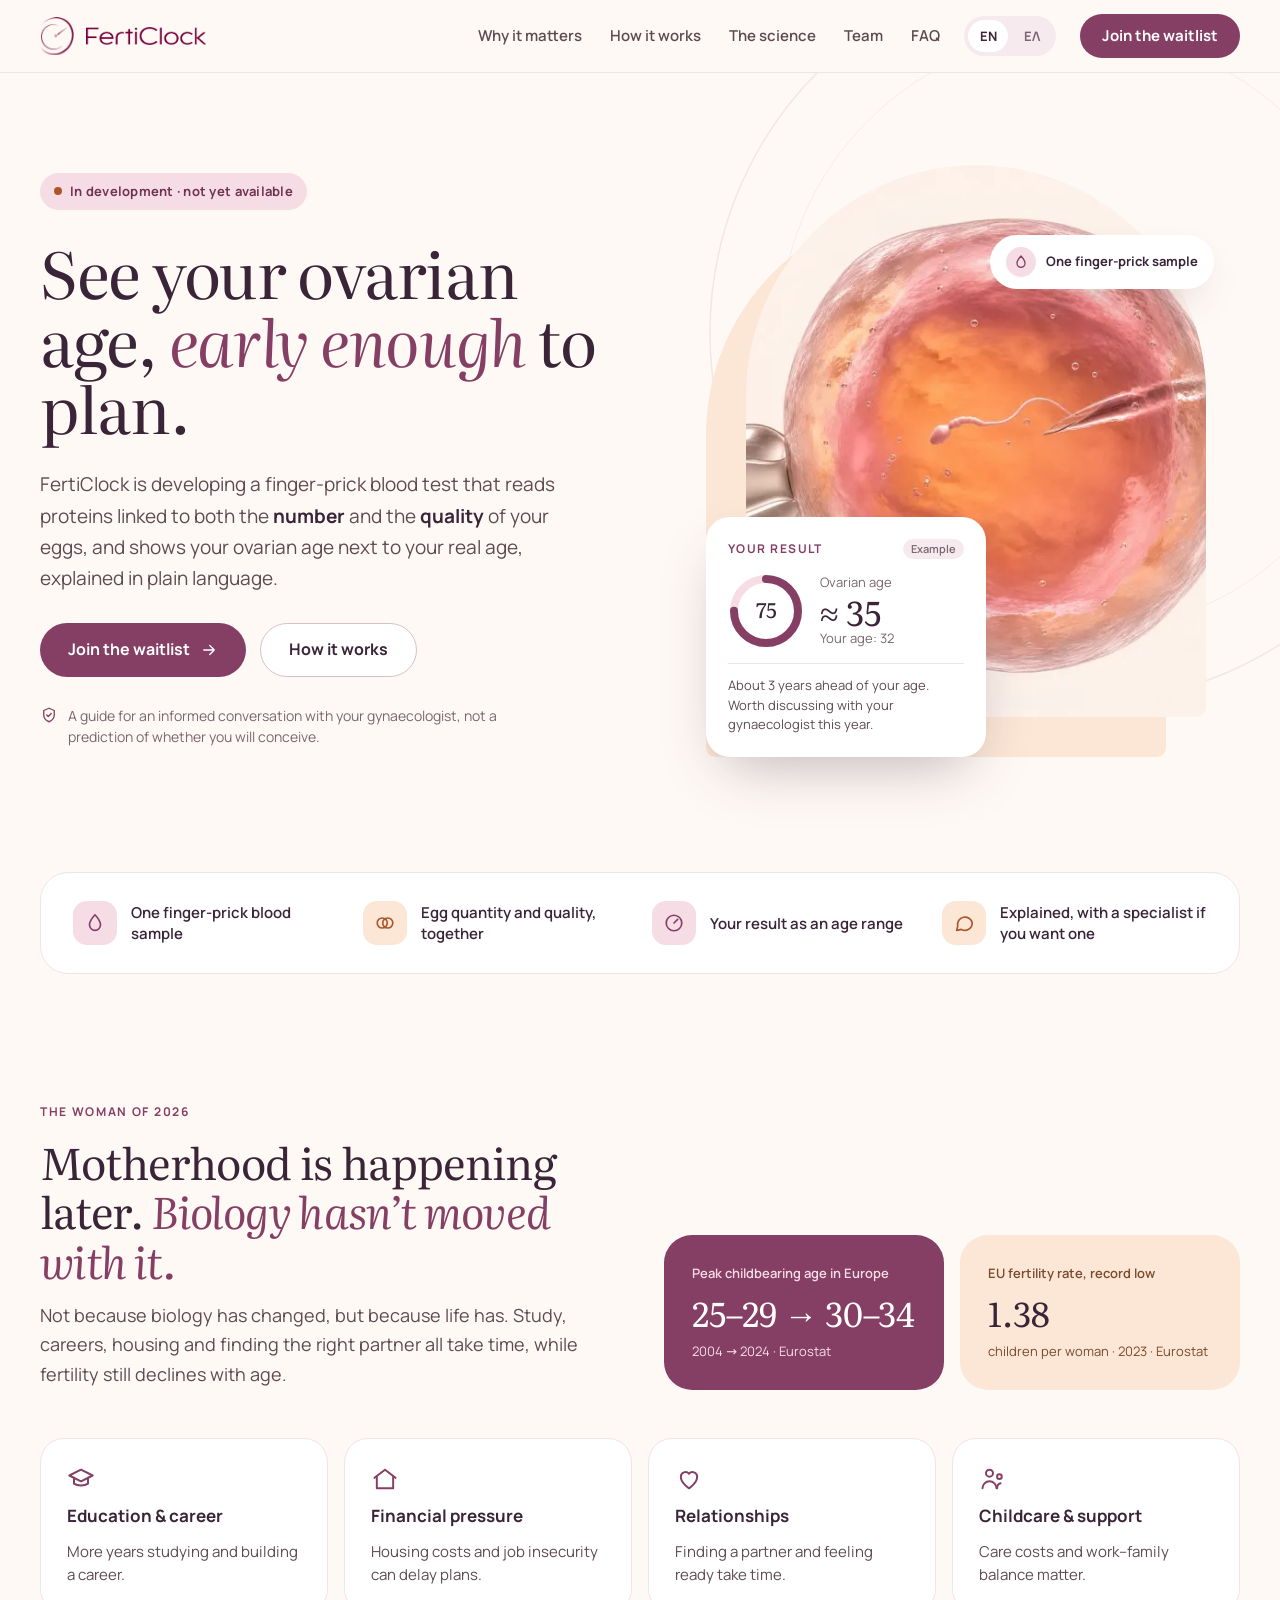
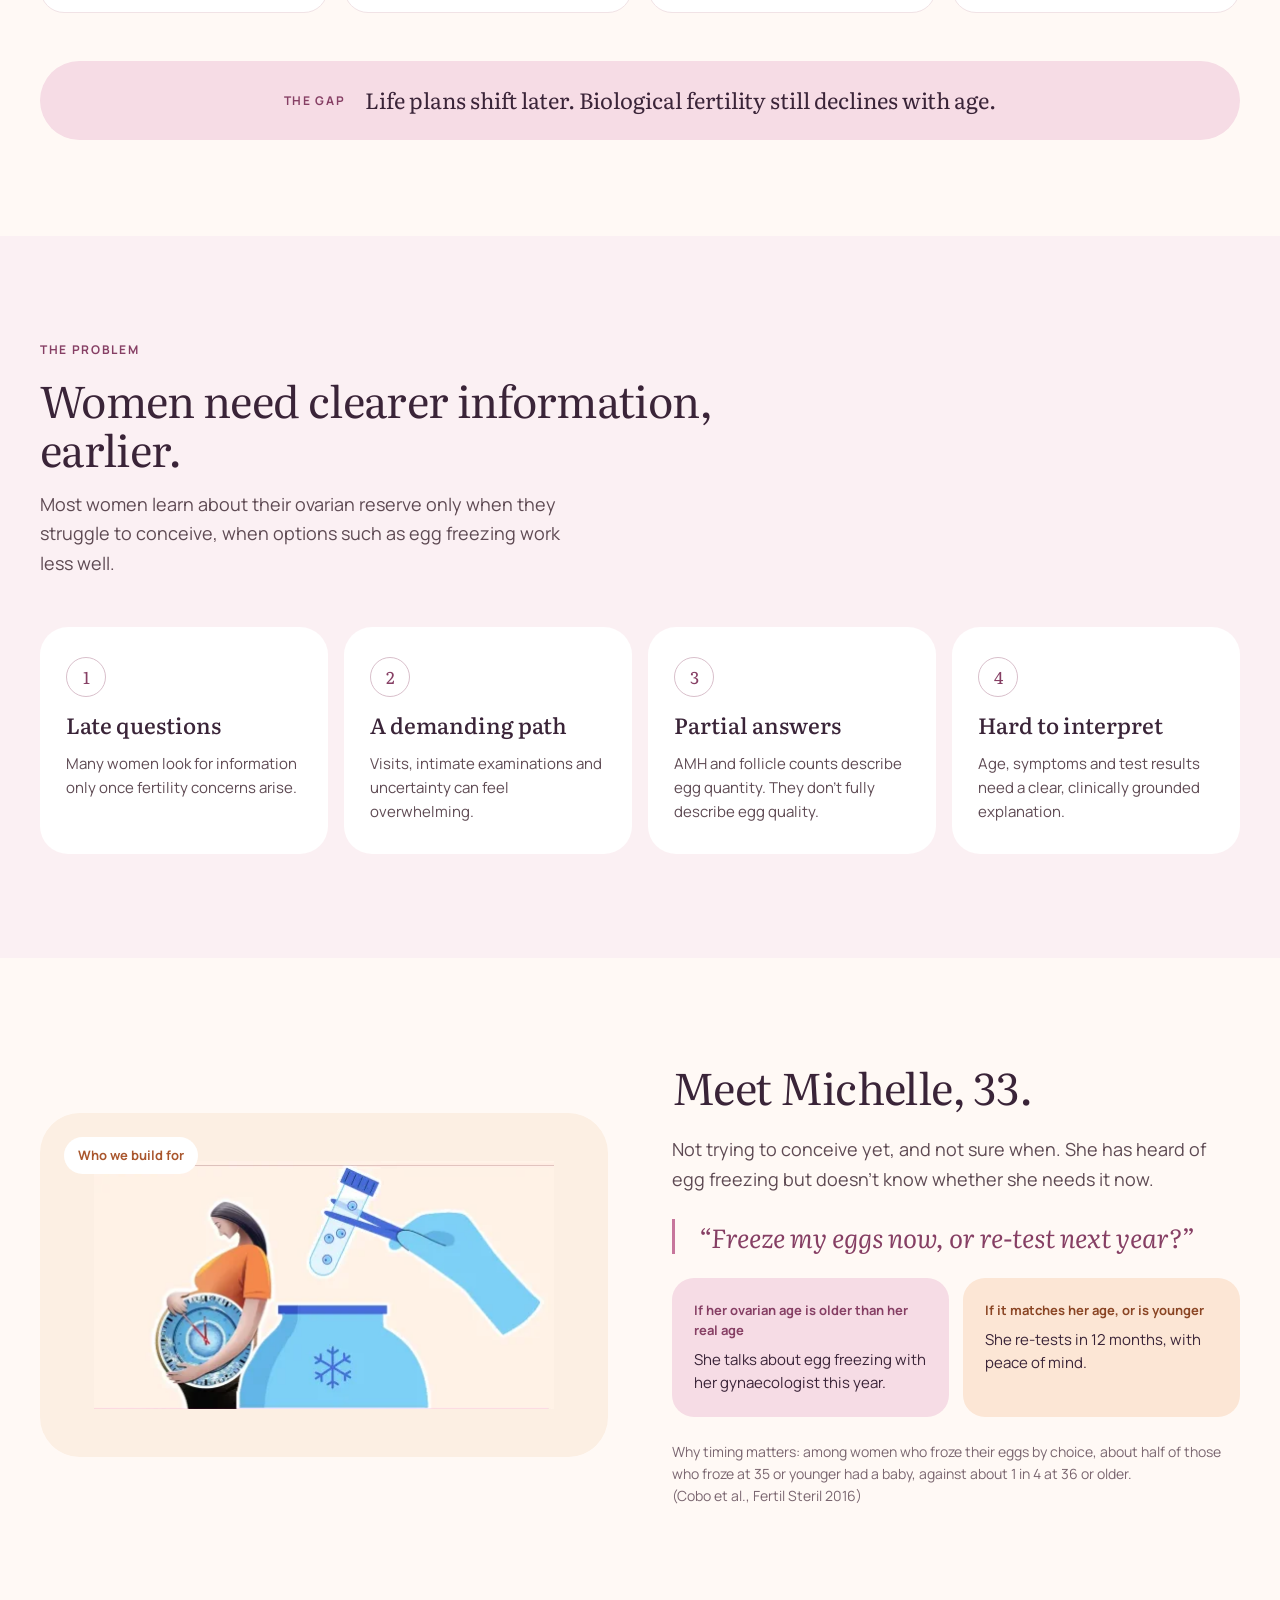
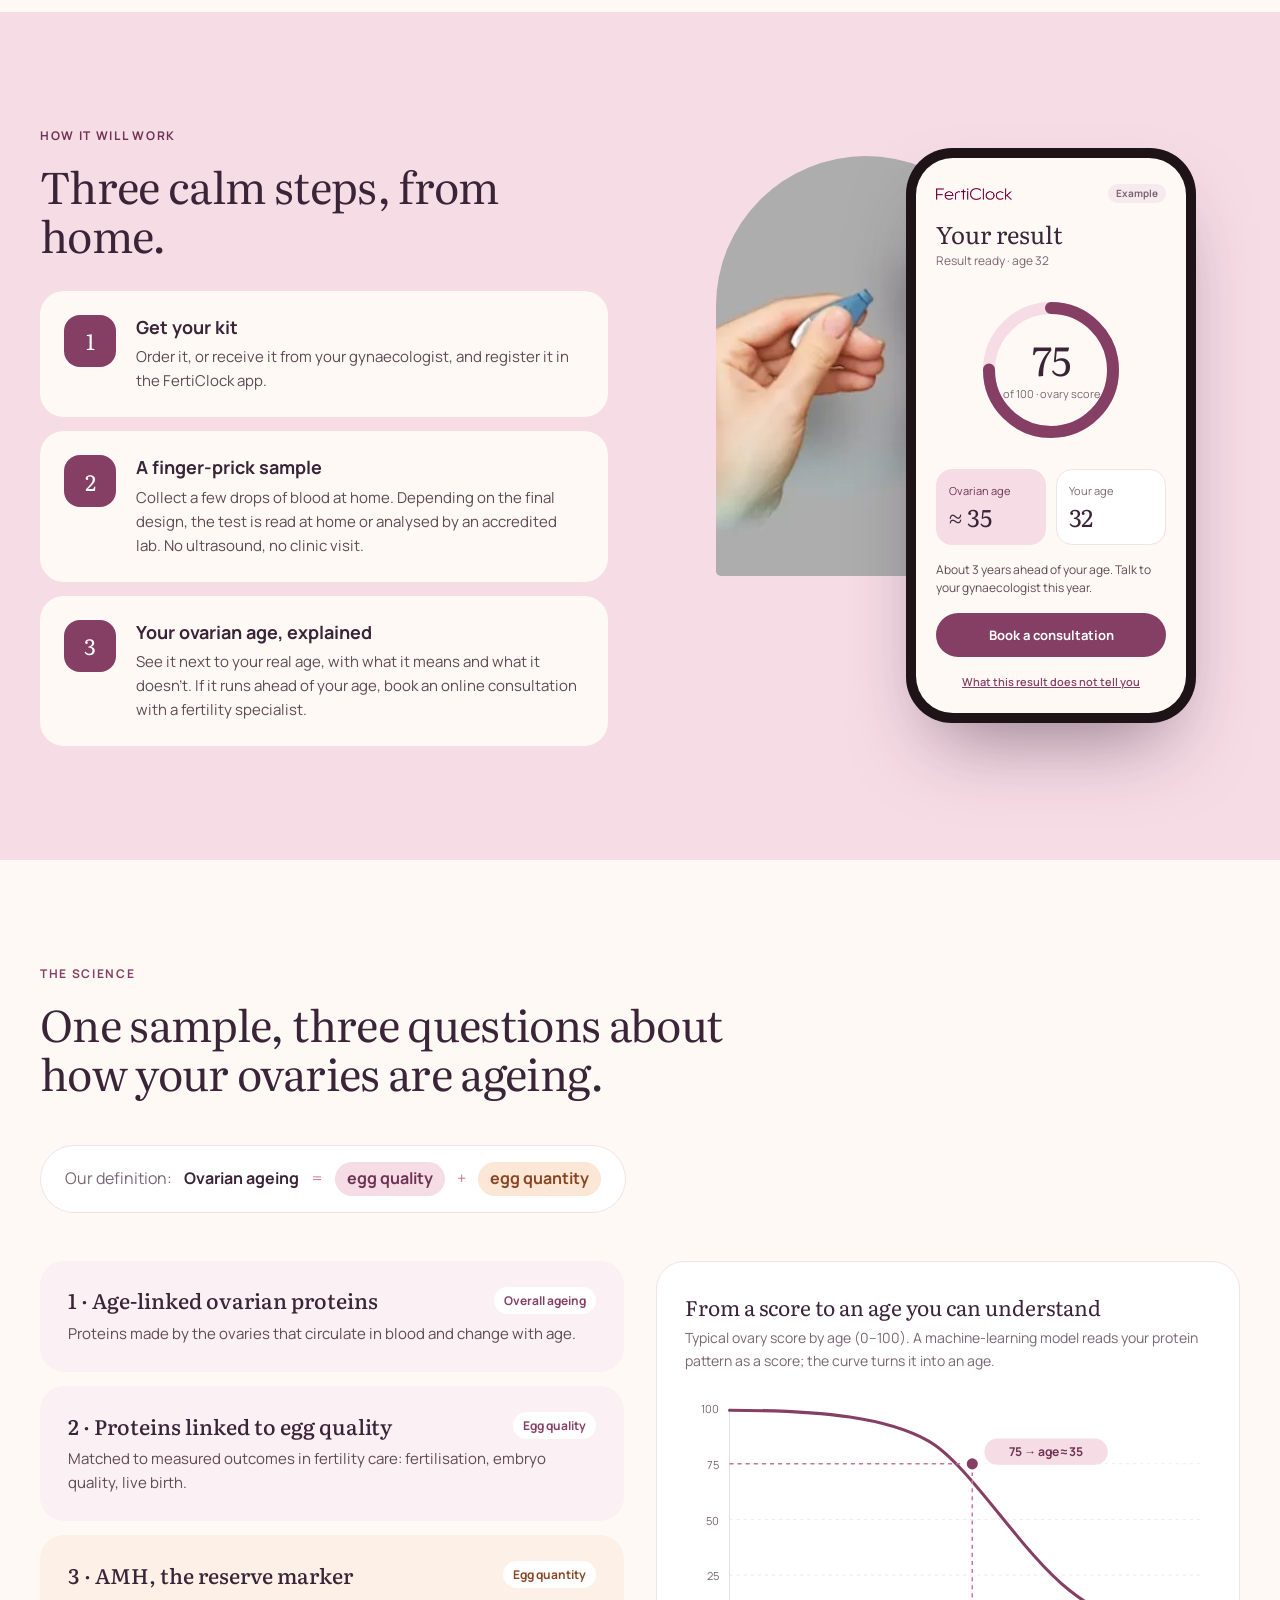
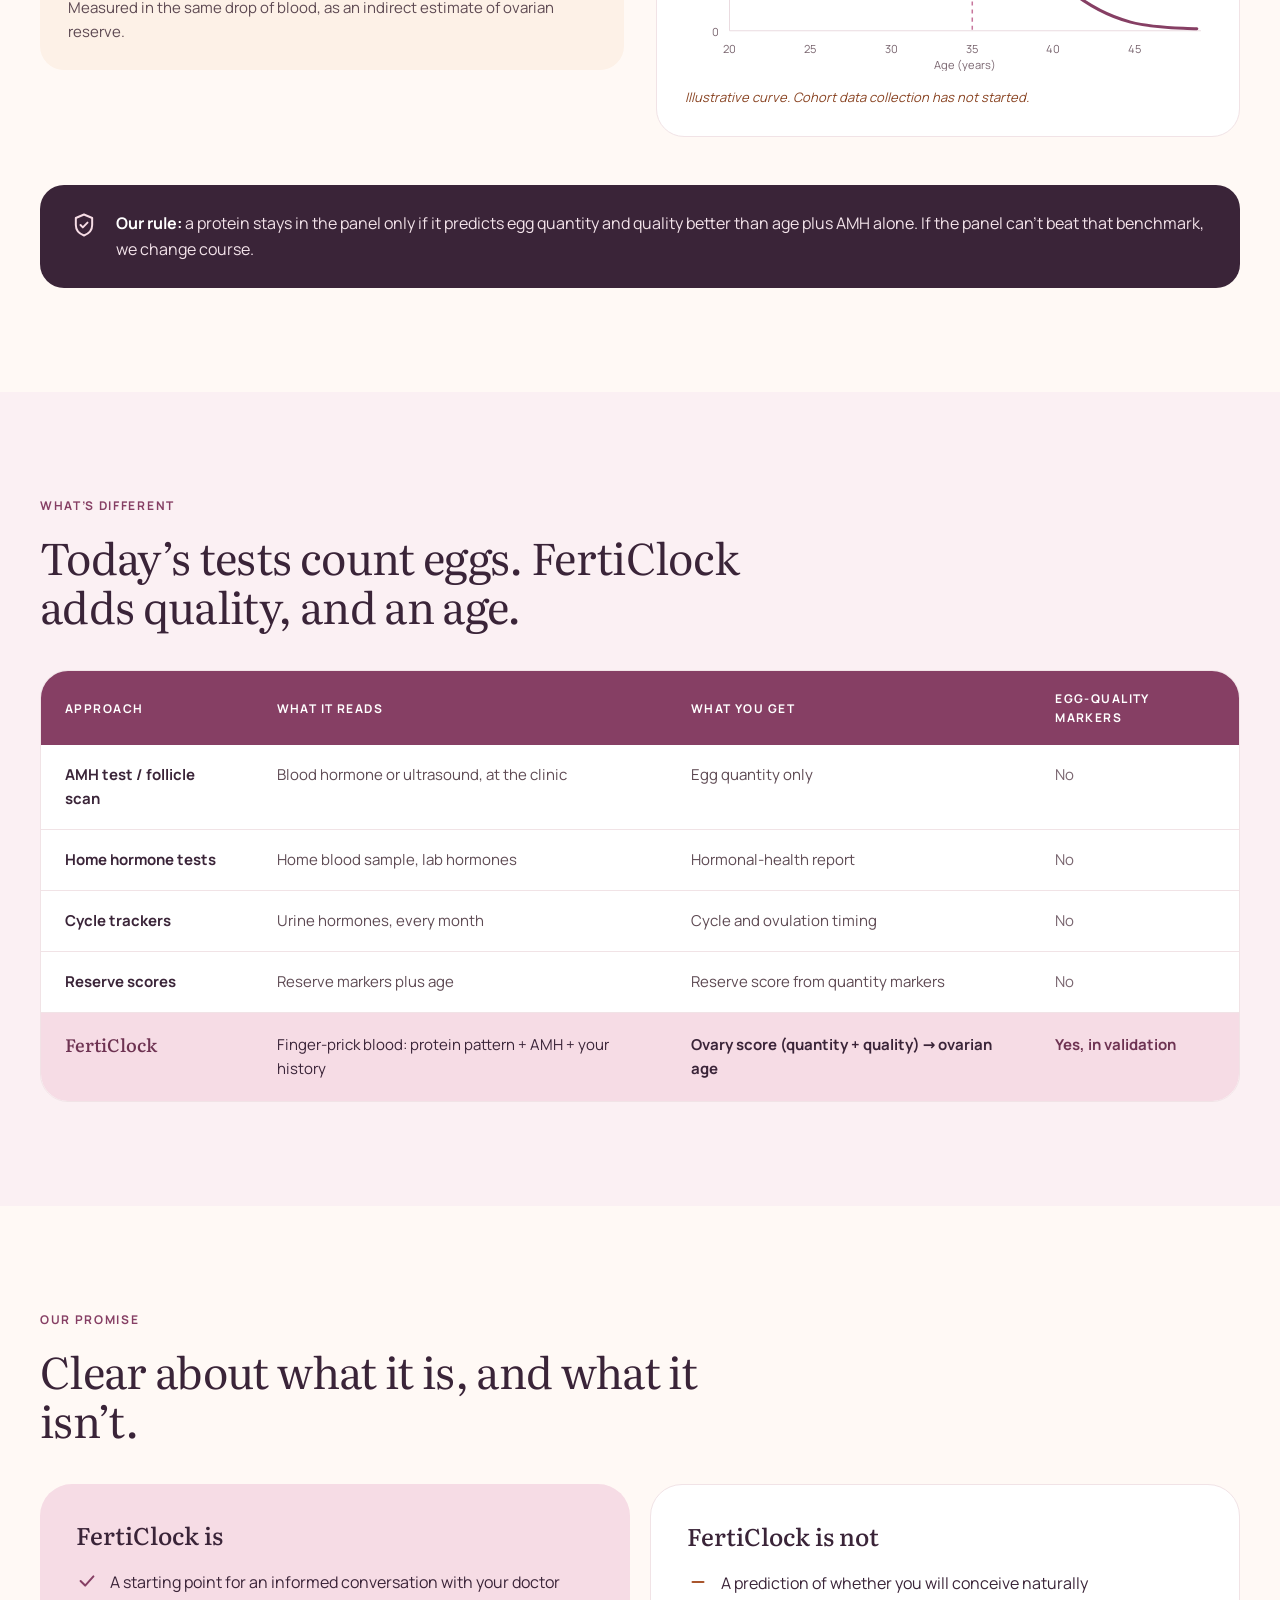
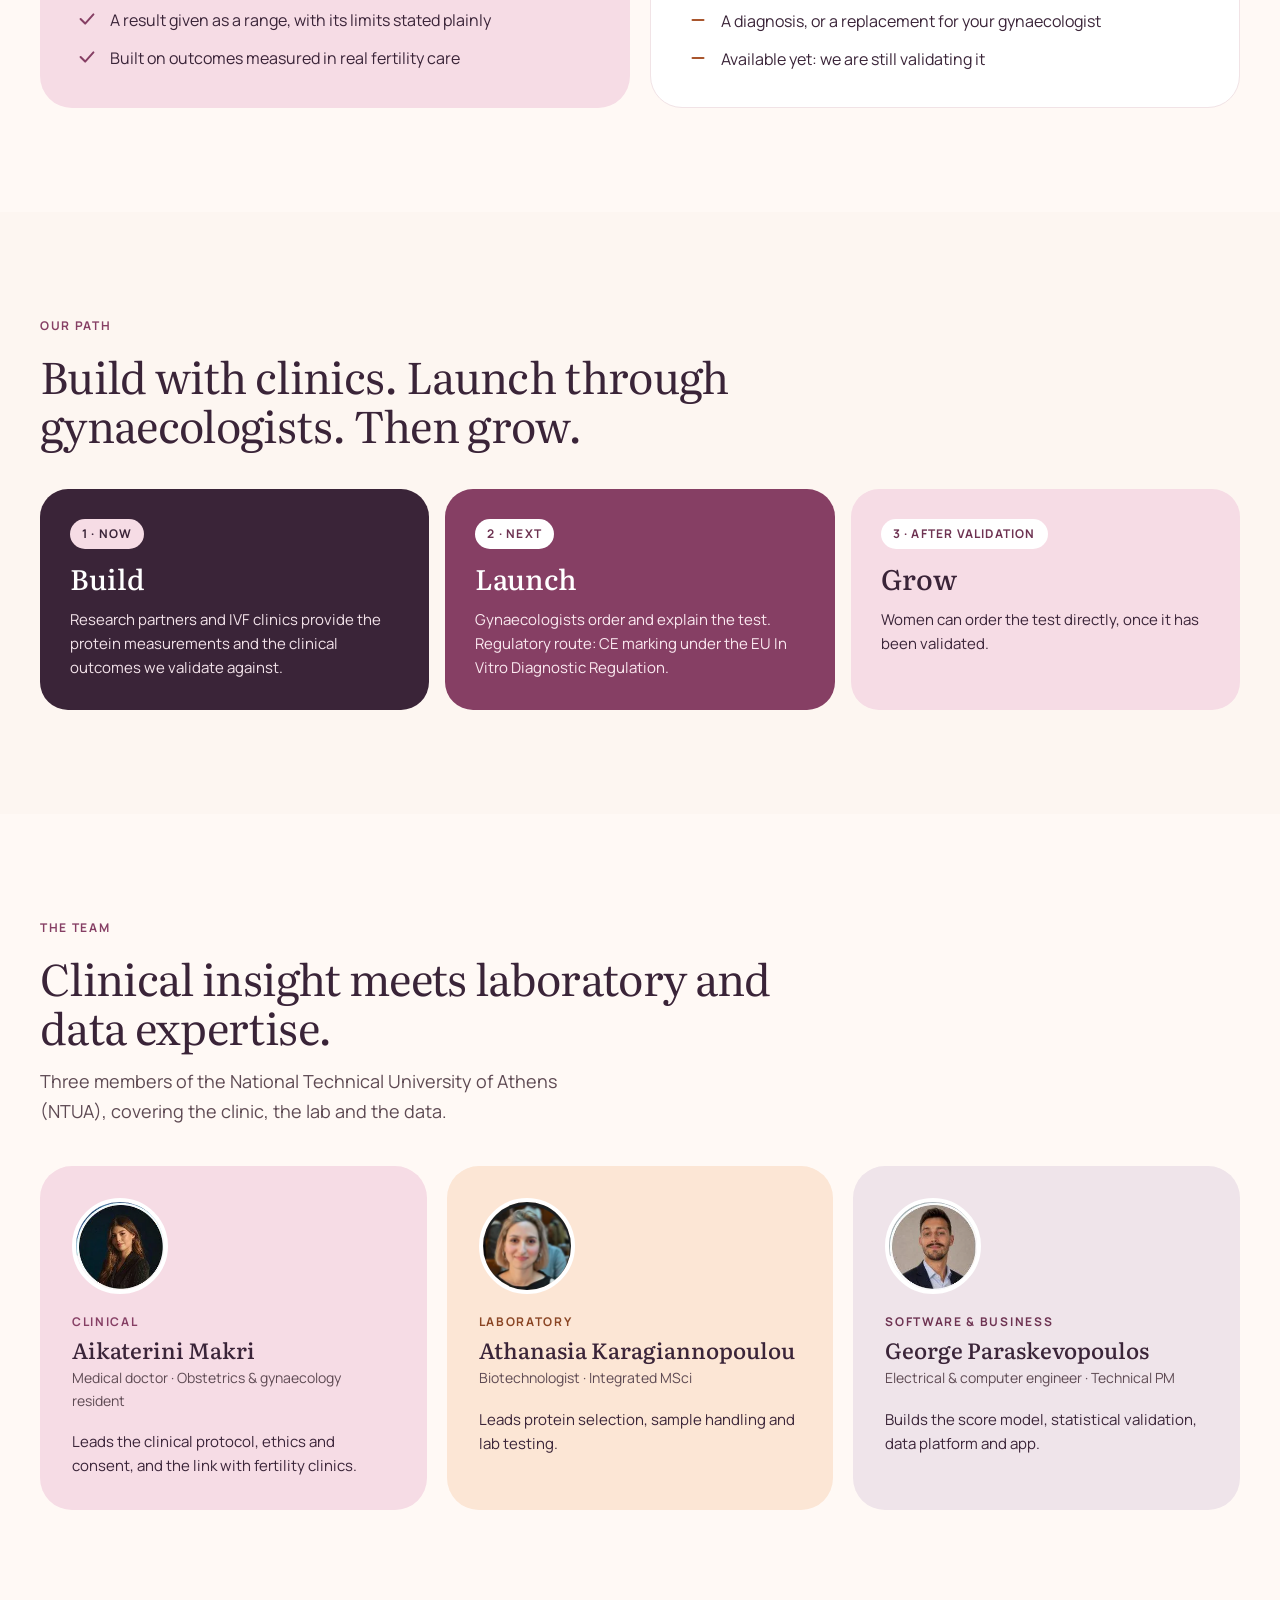
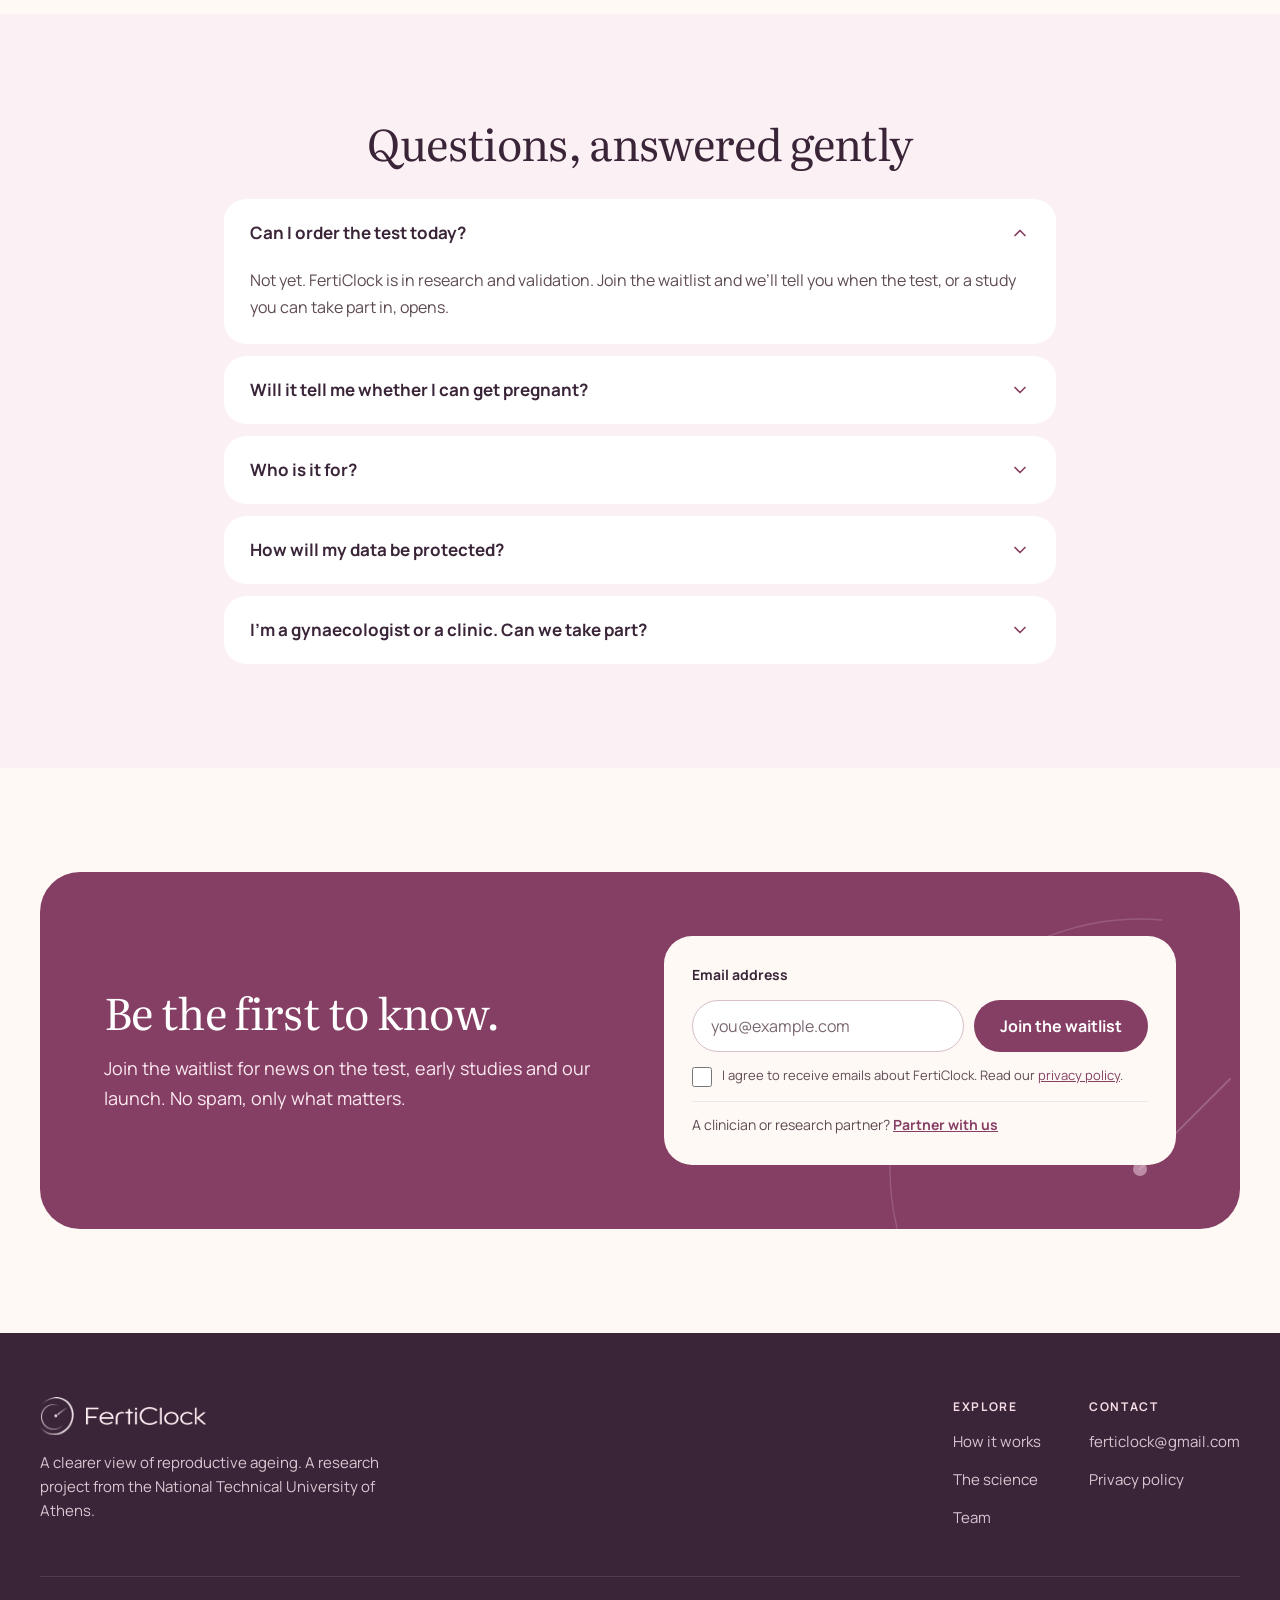
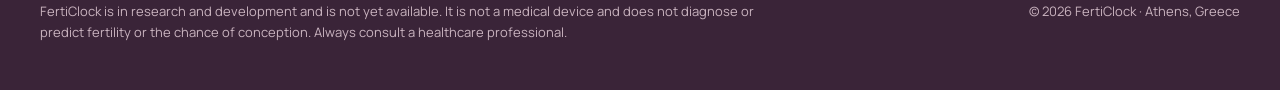
<file: index.html>
<!doctype html>
<html lang="en">
<head>
<meta charset="utf-8">
<meta name="viewport" content="width=device-width, initial-scale=1">
<title>FertiClock · See your ovarian age, early enough to plan</title>
<meta name="description" content="FertiClock is developing a finger-prick blood test that estimates your ovarian age as a range, next to your real age, explained in plain language. In development, not yet available. Join the waitlist.">
<meta name="theme-color" content="#FFF9F5">
<link rel="alternate" hreflang="en" href="./">
<link rel="alternate" hreflang="el" href="el/">
<link rel="alternate" hreflang="x-default" href="./">

<!-- Open Graph / Twitter. TODO: add og:url and og:image (1200×630) once the domain and image exist. -->
<meta property="og:type" content="website">
<meta property="og:site_name" content="FertiClock">
<meta property="og:title" content="FertiClock · See your ovarian age, early enough to plan">
<meta property="og:description" content="A finger-prick blood test in development that estimates your ovarian age next to your real age. Join the waitlist.">
<meta property="og:locale" content="en_GB">
<meta property="og:locale:alternate" content="el_GR">
<meta name="twitter:card" content="summary">
<meta name="twitter:title" content="FertiClock · See your ovarian age, early enough to plan">
<meta name="twitter:description" content="A finger-prick blood test in development that estimates your ovarian age next to your real age. Join the waitlist.">

<link rel="icon" type="image/png" href="favicon.png">
<link rel="apple-touch-icon" href="apple-touch-icon.png">

<link rel="preload" href="assets/fonts/manrope-latin-wght-normal.woff2" as="font" type="font/woff2" crossorigin>
<link rel="preload" href="assets/fonts/literata-latin-opsz-normal.woff2" as="font" type="font/woff2" crossorigin>
<link rel="preload" href="assets/img/hero-600.webp" as="image" imagesrcset="assets/img/hero-600.webp 600w, assets/img/hero-1000.webp 1000w" imagesizes="(min-width: 1024px) 460px, 310px">
<link rel="stylesheet" href="css/tokens.css">
<link rel="stylesheet" href="css/styles.css">

<script type="application/ld+json">
{
  "@context": "https://schema.org",
  "@type": "Organization",
  "name": "FertiClock",
  "description": "A research project from the National Technical University of Athens developing a blood test that estimates ovarian age.",
  "logo": "assets/logo/fertiClock-mark.png",
  "address": { "@type": "PostalAddress", "addressLocality": "Athens", "addressCountry": "GR" }
}
</script>
<script>document.documentElement.classList.add('js')</script>
<script src="js/main.js" defer></script>
</head>
<body>

<!-- Icon sprite (stroke icons, 24px grid). Colour comes from CSS `color`. -->
<svg xmlns="http://www.w3.org/2000/svg" style="display:none">
  <symbol id="i-arrow" viewBox="0 0 24 24"><path d="M5 12h14M13 6l6 6-6 6"/></symbol>
  <symbol id="i-shield" viewBox="0 0 24 24"><path d="M12 3l7 3v6c0 4.5-3 7.5-7 9-4-1.5-7-4.5-7-9V6z"/><path d="M9 12l2 2 4-4"/></symbol>
  <symbol id="i-drop" viewBox="0 0 24 24"><path d="M12 3s6 6.5 6 11a6 6 0 0 1-12 0c0-4.5 6-11 6-11z"/></symbol>
  <symbol id="i-circles" viewBox="0 0 24 24"><circle cx="9" cy="12" r="5.5"/><circle cx="15" cy="12" r="5.5"/></symbol>
  <symbol id="i-gauge" viewBox="0 0 24 24"><circle cx="12" cy="12" r="8.5"/><path d="M12 12l4-4"/></symbol>
  <symbol id="i-chat" viewBox="0 0 24 24"><path d="M21 12a8 8 0 0 1-11.8 7L4 20l1.1-4.6A8 8 0 1 1 21 12z"/></symbol>
  <symbol id="i-grad" viewBox="0 0 24 24"><path d="M2 9l10-5 10 5-10 5z"/><path d="M6 11v5c3 2 9 2 12 0v-5"/></symbol>
  <symbol id="i-home" viewBox="0 0 24 24"><path d="M3 11l9-7 9 7"/><path d="M5 10v10h14V10"/></symbol>
  <symbol id="i-heart" viewBox="0 0 24 24"><path d="M12 20s-7-4.5-7-10a4 4 0 0 1 7-2.5A4 4 0 0 1 19 10c0 5.5-7 10-7 10z"/></symbol>
  <symbol id="i-people" viewBox="0 0 24 24"><circle cx="9" cy="7" r="3"/><path d="M3 20c0-3.3 2.7-6 6-6s6 2.7 6 6"/><circle cx="17.5" cy="10" r="2"/><path d="M15.5 20c0-2.2 1-3.8 3-4.3"/></symbol>
  <symbol id="i-check" viewBox="0 0 24 24"><path d="M5 12l5 5 9-10"/></symbol>
  <symbol id="i-minus" viewBox="0 0 24 24"><path d="M6 12h12"/></symbol>
  <symbol id="i-chevron" viewBox="0 0 24 24"><path d="M6 9l6 6 6-6"/></symbol>
  <symbol id="i-menu" viewBox="0 0 24 24"><path d="M4 7h16M4 12h16M4 17h10"/></symbol>
  <symbol id="i-close" viewBox="0 0 24 24"><path d="M6 6l12 12M18 6L6 18"/></symbol>
</svg>

<a class="skip-link" href="#main">Skip to content</a>

<!-- ============ HEADER ============ -->
<header class="site-header">
  <div class="container header-inner">
    <a class="brand" href="#top" aria-label="FertiClock home">
      <img class="brand-mark" src="assets/logo/fertiClock-mark.png" alt="" width="76" height="84">
      <img class="brand-word" src="assets/logo/fertiClock-wordmark.png" alt="" width="597" height="90">
    </a>
    <nav class="nav-desktop" aria-label="Main">
      <a href="#why">Why it matters</a>
      <a href="#how">How it works</a>
      <a href="#science">The science</a>
      <a href="#team">Team</a>
      <a href="#faq">FAQ</a>
    </nav>
    <div class="lang-toggle nav-desktop-only" aria-label="Language" role="group">
      <a href="./" aria-current="page">EN</a>
      <a href="el/" lang="el" hreflang="el">ΕΛ</a>
    </div>
    <a class="btn btn-primary nav-desktop-only" href="#waitlist">Join the waitlist</a>
    <a class="btn btn-primary btn-sm nav-mobile-only" href="#waitlist">Waitlist</a>
    <button class="icon-btn nav-mobile-only" type="button" id="menu-open" aria-label="Open menu" aria-expanded="false" aria-controls="mobile-menu">
      <svg aria-hidden="true" class="ico" width="22" height="22"><use href="#i-menu"/></svg>
    </button>
  </div>
</header>

<!-- ============ MOBILE MENU (full-screen overlay) ============ -->
<div class="mobile-menu" id="mobile-menu" role="dialog" aria-modal="true" aria-label="Menu" hidden>
  <svg class="deco deco-menu" aria-hidden="true" width="520" height="520" viewBox="0 0 520 520">
    <circle cx="260" cy="260" r="250" fill="none" stroke="currentColor" stroke-opacity="0.10" stroke-width="1.5" stroke-dasharray="1200 370"/>
    <circle cx="260" cy="260" r="190" fill="none" stroke="currentColor" stroke-opacity="0.07" stroke-width="1"/>
    <line x1="260" y1="260" x2="190" y2="190" stroke="currentColor" stroke-opacity="0.14" stroke-width="2" stroke-linecap="round"/>
  </svg>
  <div class="mobile-menu-head">
    <a class="brand" href="#top" aria-label="FertiClock home" data-menu-link>
      <img class="brand-mark" src="assets/logo/fertiClock-mark.png" alt="" width="76" height="84">
      <img class="brand-word" src="assets/logo/fertiClock-wordmark.png" alt="" width="597" height="90">
    </a>
    <button class="icon-btn icon-btn-plum" type="button" id="menu-close" aria-label="Close menu">
      <svg aria-hidden="true" class="ico" width="20" height="20"><use href="#i-close"/></svg>
    </button>
  </div>
  <nav class="mobile-menu-nav" aria-label="Main (mobile)">
    <a href="#why" data-menu-link>Why it matters <svg aria-hidden="true" class="ico" width="20" height="20"><use href="#i-arrow"/></svg></a>
    <a href="#how" data-menu-link>How it works <svg aria-hidden="true" class="ico" width="20" height="20"><use href="#i-arrow"/></svg></a>
    <a href="#science" data-menu-link>The science <svg aria-hidden="true" class="ico" width="20" height="20"><use href="#i-arrow"/></svg></a>
    <a href="#team" data-menu-link>Team <svg aria-hidden="true" class="ico" width="20" height="20"><use href="#i-arrow"/></svg></a>
    <a href="#faq" data-menu-link>FAQ <svg aria-hidden="true" class="ico" width="20" height="20"><use href="#i-arrow"/></svg></a>
  </nav>
  <div class="mobile-menu-foot">
    <div class="lang-toggle lang-toggle-lg" aria-label="Language" role="group">
      <a href="./" aria-current="page">EN</a>
      <a href="el/" lang="el" hreflang="el">ΕΛ</a>
    </div>
    <a class="btn btn-primary btn-block btn-xl" href="#waitlist" data-menu-link>Join the waitlist <svg aria-hidden="true" class="ico" width="18" height="18"><use href="#i-arrow"/></svg></a>
    <p class="menu-note">In development · not yet available. Not a medical device.</p>
  </div>
</div>

<main id="main">

<!-- ============ 1. HERO ============ -->
<section class="hero" id="top">
  <svg class="deco deco-hero" aria-hidden="true" width="760" height="760" viewBox="0 0 760 760">
    <circle cx="380" cy="380" r="370" fill="none" stroke="currentColor" stroke-opacity="0.10" stroke-width="1.5" stroke-dasharray="1800 520"/>
    <circle cx="380" cy="380" r="300" fill="none" stroke="currentColor" stroke-opacity="0.07" stroke-width="1"/>
  </svg>
  <div class="container hero-grid">
    <div class="hero-copy">
      <span class="badge"><span class="dot" aria-hidden="true"></span>In development · not yet available</span>
      <h1>See your ovarian age, <em>early enough</em> to plan.</h1>
      <p class="hero-lead">
        <span class="t-lg">FertiClock is developing a finger-prick blood test that reads proteins linked to both the <strong>number</strong> and the <strong>quality</strong> of your eggs, and shows your ovarian age next to your real age, explained in plain language.</span>
        <span class="t-sm">A finger-prick blood test that reads proteins linked to both the <strong>number</strong> and the <strong>quality</strong> of your eggs, and shows your ovarian age next to your real age.</span>
      </p>
      <div class="btn-row">
        <a class="btn btn-primary btn-lg" href="#waitlist">Join the waitlist <svg aria-hidden="true" class="ico" width="18" height="18"><use href="#i-arrow"/></svg></a>
        <a class="btn btn-secondary btn-lg" href="#how">How it works</a>
      </div>
    </div>

    <div class="hero-visual">
      <div class="hero-arch-bg" aria-hidden="true"></div>
      <img class="hero-img" src="assets/img/hero-600.webp"
           srcset="assets/img/hero-600.webp 600w, assets/img/hero-1000.webp 1000w"
           sizes="(min-width: 1024px) 460px, 310px"
           width="1000" height="1000" fetchpriority="high"
           alt="Microscope image of a human egg cell in warm pink and peach tones">

      <div class="result-card">
        <div class="result-card-head">
          <span class="eyebrow-sm">Your result</span>
          <span class="tag">Example</span>
        </div>
        <div class="result-card-body">
          <svg class="ring" role="img" aria-label="Ovary score 75 out of 100" width="76" height="76" viewBox="0 0 76 76">
            <circle cx="38" cy="38" r="32" fill="none" stroke="#F6DCE5" stroke-width="8"/>
            <circle class="ring-arc" cx="38" cy="38" r="32" fill="none" stroke="#863F64" stroke-width="8" stroke-linecap="round" stroke-dasharray="150.8 201" transform="rotate(-90 38 38)"/>
            <text x="38" y="45" text-anchor="middle" font-family="Literata, Georgia, serif" font-size="21" fill="#3A2438">75</text>
          </svg>
          <div class="result-card-nums">
            <span class="muted-sm">Ovarian age</span>
            <span class="result-age">≈ 35</span>
            <span class="muted-sm">Your age: 32</span>
          </div>
        </div>
        <p class="result-card-note">About 3 years ahead of your age. Worth discussing with your gynaecologist this year.</p>
      </div>

      <div class="float-pill">
        <span class="float-pill-ico" aria-hidden="true"><svg class="ico" width="16" height="16"><use href="#i-drop"/></svg></span>
        One finger-prick sample
      </div>
    </div>

    <p class="hero-note">
      <svg aria-hidden="true" class="ico ico-plum" width="18" height="18"><use href="#i-shield"/></svg>
      <span>A guide for an informed conversation with your gynaecologist, not a prediction of whether you will conceive.</span>
    </p>
  </div>
</section>

<!-- ============ 2. AT A GLANCE ============ -->
<section class="glance" aria-label="At a glance">
  <div class="container">
    <ul class="glance-list">
      <li><span class="icon-tile tile-blush" aria-hidden="true"><svg class="ico" width="22" height="22"><use href="#i-drop"/></svg></span>
        <span><span class="t-lg">One finger-prick blood sample</span><span class="t-sm">One finger-prick sample</span></span></li>
      <li><span class="icon-tile tile-peach" aria-hidden="true"><svg class="ico" width="22" height="22"><use href="#i-circles"/></svg></span>
        <span><span class="t-lg">Egg quantity and quality, together</span><span class="t-sm">Quantity and quality, together</span></span></li>
      <li><span class="icon-tile tile-blush" aria-hidden="true"><svg class="ico" width="22" height="22"><use href="#i-gauge"/></svg></span>
        <span>Your result as an age range</span></li>
      <li><span class="icon-tile tile-peach" aria-hidden="true"><svg class="ico" width="22" height="22"><use href="#i-chat"/></svg></span>
        <span><span class="t-lg">Explained, with a specialist if you want one</span><span class="t-sm">Explained, with a specialist</span></span></li>
    </ul>
  </div>
</section>

<!-- ============ 3. WHY IT MATTERS ============ -->
<section class="section" id="why">
  <div class="container stack-48">
    <div class="why-top">
      <div class="section-head">
        <span class="eyebrow">The woman of 2026</span>
        <h2>Motherhood is happening later. <em>Biology hasn’t moved with it.</em></h2>
        <p class="lead"><span class="t-lg">Not because biology has changed, but because life has. </span>Study, careers, housing and finding the right partner all take time, while fertility still declines with age.</p>
      </div>
      <div class="stat-grid">
        <div class="stat stat-plum">
          <span class="stat-label"><span class="t-lg">Peak childbearing age in Europe</span><span class="t-sm">Peak childbearing age, Europe</span></span>
          <span class="stat-num">25–29 → 30–34</span>
          <span class="stat-src">2004 → 2024 · Eurostat</span>
        </div>
        <div class="stat stat-peach">
          <span class="stat-label">EU fertility rate, record low</span>
          <span class="stat-num">1.38</span>
          <span class="stat-src"><span class="t-lg">children per woman</span><span class="t-sm">per woman</span> · 2023 · Eurostat</span>
        </div>
      </div>
    </div>

    <ul class="factor-grid">
      <li class="factor"><svg aria-hidden="true" class="ico" width="28" height="28"><use href="#i-grad"/></svg>
        <h3>Education &amp; career</h3><p>More years studying and building a career.</p></li>
      <li class="factor"><svg aria-hidden="true" class="ico" width="28" height="28"><use href="#i-home"/></svg>
        <h3>Financial pressure</h3><p>Housing costs and job insecurity can delay plans.</p></li>
      <li class="factor"><svg aria-hidden="true" class="ico" width="28" height="28"><use href="#i-heart"/></svg>
        <h3>Relationships</h3><p>Finding a partner and feeling ready take time.</p></li>
      <li class="factor"><svg aria-hidden="true" class="ico" width="28" height="28"><use href="#i-people"/></svg>
        <h3>Childcare &amp; support</h3><p>Care costs and work–family balance matter.</p></li>
    </ul>

    <div class="gap-band">
      <span class="eyebrow">The gap</span>
      <span class="gap-text">Life plans shift later. Biological fertility still declines with age.</span>
    </div>
  </div>
</section>

<!-- ============ 4. THE PROBLEM ============ -->
<section class="section section-blush">
  <div class="container stack-48">
    <div class="section-head narrow">
      <span class="eyebrow">The problem</span>
      <h2>Women need clearer information, earlier.</h2>
      <p class="lead t-lg">Most women learn about their ovarian reserve only when they struggle to conceive, when options such as egg freezing work less well.</p>
    </div>
    <ol class="problem-grid">
      <li class="problem">
        <span class="num-circle" aria-hidden="true">1</span>
        <div><h3>Late questions</h3>
          <p><span class="t-lg">Many women look for information only once fertility concerns arise.</span><span class="t-sm">Information is sought only once concerns arise.</span></p></div>
      </li>
      <li class="problem">
        <span class="num-circle" aria-hidden="true">2</span>
        <div><h3>A demanding path</h3>
          <p><span class="t-lg">Visits, intimate examinations and uncertainty can feel overwhelming.</span><span class="t-sm">Visits, intimate exams and uncertainty can overwhelm.</span></p></div>
      </li>
      <li class="problem">
        <span class="num-circle" aria-hidden="true">3</span>
        <div><h3>Partial answers</h3>
          <p><span class="t-lg">AMH and follicle counts describe egg quantity. They don’t fully describe egg quality.</span><span class="t-sm">AMH and follicle counts describe quantity, not quality.</span></p></div>
      </li>
      <li class="problem">
        <span class="num-circle" aria-hidden="true">4</span>
        <div><h3>Hard to interpret</h3>
          <p><span class="t-lg">Age, symptoms and test results need a clear, clinically grounded explanation.</span><span class="t-sm">Results need a clear, clinically grounded explanation.</span></p></div>
      </li>
    </ol>
  </div>
</section>

<!-- ============ 5. MEET MICHELLE ============ -->
<section class="section">
  <div class="container split">
    <div class="michelle-art">
      <img src="assets/img/michelle.webp" width="462" height="249" loading="lazy" decoding="async"
           alt="Illustration of a woman holding a clock beside a test tube being placed into a freezing container">
      <span class="michelle-tag">Who we build for</span>
    </div>
    <div class="michelle-copy">
      <h2>Meet Michelle, 33.</h2>
      <p class="lead">Not trying to conceive yet<span class="t-lg">, and not sure when</span>. She has heard of egg freezing but doesn’t know whether she needs it now.</p>
      <blockquote class="quote">“Freeze my eggs now, or re-test next year?”</blockquote>
      <div class="outcome-grid">
        <div class="outcome outcome-blush">
          <span class="outcome-if"><span class="t-lg">If her ovarian age is older than her real age</span><span class="t-sm">Ovarian age older than her age</span></span>
          <span>She talks about egg freezing with her gynaecologist this year.</span>
        </div>
        <div class="outcome outcome-peach">
          <span class="outcome-if"><span class="t-lg">If it matches her age, or is younger</span><span class="t-sm">Matches her age, or younger</span></span>
          <span>She re-tests in 12 months, with peace of mind.</span>
        </div>
      </div>
      <p class="evidence"><span class="t-lg">Why timing matters: among</span><span class="t-sm">Among</span> women who froze their eggs by choice, about half of those who froze at 35 or younger had a baby, against about 1 in 4 at 36 or older. <span class="nowrap">(Cobo et al., Fertil Steril 2016)</span></p>
    </div>
  </div>
</section>

<!-- ============ 6. HOW IT WILL WORK ============ -->
<section class="section section-blush-strong" id="how">
  <div class="container split split-how">
    <div class="stack-32">
      <div class="section-head">
        <span class="eyebrow eyebrow-dark">How it will work</span>
        <h2>Three calm steps, from home.</h2>
      </div>
      <ol class="steps">
        <li class="step">
          <span class="step-num" aria-hidden="true">1</span>
          <div><h3>Get your kit</h3>
            <p><span class="t-lg">Order it, or receive it from your gynaecologist, and register it in the FertiClock app.</span><span class="t-sm">Order it, or get it from your gynaecologist. Register it in the app.</span></p></div>
        </li>
        <li class="step">
          <span class="step-num" aria-hidden="true">2</span>
          <div><h3>A finger-prick sample</h3>
            <p><span class="t-lg">Collect a few drops of blood at home. Depending on the final design, the test is read at home or analysed by an accredited lab. No ultrasound, no clinic visit.</span><span class="t-sm">A few drops at home, read at home or by an accredited lab. No clinic visit.</span></p></div>
        </li>
        <li class="step">
          <span class="step-num" aria-hidden="true">3</span>
          <div><h3>Your ovarian age, explained</h3>
            <p><span class="t-lg">See it next to your real age, with what it means and what it doesn’t. If it runs ahead of your age, book an online consultation with a fertility specialist.</span><span class="t-sm">Next to your real age, with what it means. Book a specialist if you want one.</span></p></div>
        </li>
      </ol>
    </div>

    <div class="how-visual">
      <img class="how-photo" src="assets/img/finger-prick.webp" width="469" height="400" loading="lazy" decoding="async"
           alt="Hand holding a small lancet next to a fingertip, ready for a finger-prick sample">
      <div class="phone" role="img" aria-label="Phone app screen showing an example result: ovary score 75 of 100, ovarian age about 35, real age 32">
        <div class="phone-screen">
          <div class="phone-top">
            <img src="assets/logo/fertiClock-wordmark.png" alt="" width="597" height="90" loading="lazy">
            <span class="tag">Example</span>
          </div>
          <div class="phone-title">
            <span class="phone-h">Your result</span>
            <span class="phone-sub t-lg">Result ready · age 32</span>
          </div>
          <div class="phone-ring">
            <svg aria-hidden="true" width="150" height="150" viewBox="0 0 150 150">
              <circle cx="75" cy="75" r="62" fill="none" stroke="#F6DCE5" stroke-width="12"/>
              <circle class="ring-arc" cx="75" cy="75" r="62" fill="none" stroke="#863F64" stroke-width="12" stroke-linecap="round" stroke-dasharray="292.2 389.6" transform="rotate(-90 75 75)"/>
              <text x="75" y="81" text-anchor="middle" font-family="Literata, Georgia, serif" font-size="40" fill="#3A2438">75</text>
              <text x="75" y="103" text-anchor="middle" font-family="Manrope, sans-serif" font-size="11" fill="#7A6670">of 100 · ovary score</text>
            </svg>
          </div>
          <div class="phone-tiles">
            <div class="phone-tile phone-tile-blush"><span>Ovarian age</span><strong>≈ 35</strong></div>
            <div class="phone-tile"><span>Your age</span><strong>32</strong></div>
          </div>
          <p class="phone-note">About 3 years ahead of your age. Talk to your gynaecologist this year.</p>
          <span class="phone-btn">Book a consultation</span>
          <span class="phone-link t-lg">What this result does not tell you</span>
        </div>
      </div>
    </div>
  </div>
</section>

<!-- ============ 7. THE SCIENCE ============ -->
<section class="section" id="science">
  <div class="container stack-48">
    <div class="section-head narrow">
      <span class="eyebrow">The science</span>
      <h2>One sample, three questions about <span class="t-lg">how your ovaries are ageing.</span><span class="t-sm">ovarian ageing.</span></h2>
    </div>
    <p class="definition">
      <span class="muted t-lg">Our definition:</span>
      <strong>Ovarian ageing</strong>
      <span class="op" aria-hidden="true">=</span>
      <span class="chip chip-blush"><span class="t-lg">egg </span>quality</span>
      <span class="op" aria-hidden="true">+</span>
      <span class="chip chip-peach"><span class="t-lg">egg </span>quantity</span>
    </p>

    <div class="science-grid">
      <ol class="markers">
        <li class="marker">
          <div class="marker-head">
            <h3><span class="t-lg">1 · </span>Age-linked ovarian proteins</h3>
            <span class="marker-tag">Overall ageing</span>
          </div>
          <p><span class="t-lg">Proteins made by the ovaries that circulate in blood and change with age.</span><span class="t-sm">Made by the ovaries, circulating in blood, changing with age.</span></p>
        </li>
        <li class="marker">
          <div class="marker-head">
            <h3><span class="t-lg">2 · </span>Proteins linked to egg quality</h3>
            <span class="marker-tag">Egg quality</span>
          </div>
          <p><span class="t-lg">Matched to measured outcomes in fertility care: fertilisation, embryo quality, live birth.</span><span class="t-sm">Matched to fertilisation, embryo quality and live birth.</span></p>
        </li>
        <li class="marker marker-peach">
          <div class="marker-head">
            <h3><span class="t-lg">3 · </span>AMH, the reserve marker</h3>
            <span class="marker-tag">Egg quantity</span>
          </div>
          <p>Measured in the same drop of blood<span class="t-lg">, as an indirect estimate of ovarian reserve</span>.</p>
        </li>
      </ol>

      <figure class="curve-card">
        <figcaption>
          <span class="curve-title"><span class="t-lg">From a score to an age you can understand</span><span class="t-sm">From a score to an age</span></span>
          <span class="curve-sub t-lg">Typical ovary score by age (0–100). A machine-learning model reads your protein pattern as a score; the curve turns it into an age.</span>
        </figcaption>
        <svg class="curve" role="img" aria-label="Illustrative curve: ovary score stays near 100 in the early twenties and falls steeply after the early thirties. A score of 75 corresponds to an ovarian age of about 35." viewBox="0 0 520 280">
          <g class="curve-axis" font-family="Manrope, sans-serif" fill="#7A6670">
            <line x1="44" y1="20" x2="44" y2="240" stroke="#EADBE0"/>
            <line x1="44" y1="240" x2="510" y2="240" stroke="#EADBE0"/>
            <line x1="44" y1="75" x2="510" y2="75" stroke="#F4EBEE" stroke-dasharray="3 4"/>
            <line x1="44" y1="130" x2="510" y2="130" stroke="#F4EBEE" stroke-dasharray="3 4"/>
            <line x1="44" y1="185" x2="510" y2="185" stroke="#F4EBEE" stroke-dasharray="3 4"/>
            <text x="34" y="25" text-anchor="end">100</text>
            <text class="tick-minor" x="34" y="80" text-anchor="end">75</text>
            <text x="34" y="135" text-anchor="end">50</text>
            <text class="tick-minor" x="34" y="190" text-anchor="end">25</text>
            <text x="34" y="245" text-anchor="end">0</text>
            <text x="44" y="262" text-anchor="middle">20</text>
            <text class="tick-minor" x="124" y="262" text-anchor="middle">25</text>
            <text x="204" y="262" text-anchor="middle">30</text>
            <text class="tick-minor" x="284" y="262" text-anchor="middle">35</text>
            <text x="364" y="262" text-anchor="middle">40</text>
            <text class="tick-minor" x="444" y="262" text-anchor="middle">45</text>
            <text class="tick-minor" x="277" y="278" text-anchor="middle">Age (years)</text>
          </g>
          <path d="M44 22 C 140 22, 200 30, 240 52 S 330 160, 380 200 S 470 236, 506 238" fill="none" stroke="#863F64" stroke-width="3" stroke-linecap="round" class="curve-line" pathLength="1"/>
          <line class="curve-mark" x1="44" y1="75" x2="284" y2="75" stroke="#C7769C" stroke-width="1.5" stroke-dasharray="4 4"/>
          <line class="curve-mark" x1="284" y1="75" x2="284" y2="240" stroke="#C7769C" stroke-width="1.5" stroke-dasharray="4 4"/>
          <circle class="curve-mark" cx="284" cy="75" r="7" fill="#863F64" stroke="#FFFFFF" stroke-width="3"/>
          <rect class="curve-mark" x="296" y="50" width="122" height="26" rx="13" fill="#F6DCE5"/>
          <text class="curve-mark" x="357" y="67" text-anchor="middle" font-family="Manrope, sans-serif" font-size="12" font-weight="700" fill="#6E3352">75 → age ≈ 35</text>
        </svg>
        <p class="curve-caption">Illustrative curve. Cohort data collection has not started.</p>
      </figure>
    </div>

    <div class="rule-band">
      <svg aria-hidden="true" class="ico" width="28" height="28"><use href="#i-shield"/></svg>
      <p><strong>Our rule:</strong> <span class="t-lg">a protein stays in the panel only if it predicts egg quantity and quality better than age plus AMH alone. If the panel can’t beat that benchmark, we change course.</span><span class="t-sm">a protein stays only if it predicts better than age plus AMH alone.</span></p>
    </div>
  </div>
</section>

<!-- ============ 8. WHAT'S DIFFERENT ============ -->
<section class="section section-blush">
  <div class="container stack-40">
    <div class="section-head narrow">
      <span class="eyebrow">What’s different</span>
      <h2>Today’s tests count eggs. <span class="t-lg">FertiClock adds</span><span class="t-sm">We add</span> quality, and an age.</h2>
    </div>

    <div class="compare-table-wrap">
      <table class="compare-table">
        <caption class="sr-only">How FertiClock compares with existing approaches</caption>
        <thead>
          <tr><th scope="col">Approach</th><th scope="col">What it reads</th><th scope="col">What you get</th><th scope="col">Egg-quality markers</th></tr>
        </thead>
        <tbody>
          <tr><th scope="row">AMH test / follicle scan</th><td>Blood hormone or ultrasound, at the clinic</td><td>Egg quantity only</td><td class="no">No</td></tr>
          <tr><th scope="row">Home hormone tests</th><td>Home blood sample, lab hormones</td><td>Hormonal-health report</td><td class="no">No</td></tr>
          <tr><th scope="row">Cycle trackers</th><td>Urine hormones, every month</td><td>Cycle and ovulation timing</td><td class="no">No</td></tr>
          <tr><th scope="row">Reserve scores</th><td>Reserve markers plus age</td><td>Reserve score from quantity markers</td><td class="no">No</td></tr>
          <tr class="us"><th scope="row">FertiClock</th><td>Finger-prick blood: protein pattern + AMH + your history</td><td><strong>Ovary score (quantity + quality) → ovarian age</strong></td><td class="yes">Yes, in validation</td></tr>
        </tbody>
      </table>
    </div>

    <ul class="compare-list">
      <li><span class="cl-name">AMH test / follicle scan</span><span class="cl-val">Quantity only</span></li>
      <li><span class="cl-name">Home hormone tests</span><span class="cl-val">Hormone report</span></li>
      <li><span class="cl-name">Cycle trackers</span><span class="cl-val">The monthly cycle</span></li>
      <li><span class="cl-name">Reserve scores</span><span class="cl-val">Quantity markers</span></li>
      <li class="us"><span class="cl-us-name">FertiClock</span><span class="cl-us-val">Quantity + quality → your ovarian age</span></li>
    </ul>
  </div>
</section>

<!-- ============ 9. OUR PROMISE ============ -->
<section class="section">
  <div class="container stack-40">
    <div class="section-head narrow">
      <span class="eyebrow">Our promise</span>
      <h2>Clear about what it is, and what it isn’t.</h2>
    </div>
    <div class="promise-grid">
      <div class="promise promise-is">
        <h3>FertiClock is</h3>
        <ul>
          <li><svg aria-hidden="true" class="ico ico-plum" width="22" height="22"><use href="#i-check"/></svg><span><span class="t-lg">A starting point for an informed conversation with your doctor</span><span class="t-sm">A starting point for a talk with your doctor</span></span></li>
          <li><svg aria-hidden="true" class="ico ico-plum" width="22" height="22"><use href="#i-check"/></svg><span><span class="t-lg">A result given as a range, with its limits stated plainly</span><span class="t-sm">A range, with its limits stated plainly</span></span></li>
          <li><svg aria-hidden="true" class="ico ico-plum" width="22" height="22"><use href="#i-check"/></svg><span>Built on outcomes measured in<span class="t-lg"> real</span> fertility care</span></li>
        </ul>
      </div>
      <div class="promise promise-not">
        <h3>FertiClock is not</h3>
        <ul>
          <li><svg aria-hidden="true" class="ico ico-terra" width="22" height="22"><use href="#i-minus"/></svg><span><span class="t-lg">A prediction of whether you will conceive naturally</span><span class="t-sm">A prediction of natural conception</span></span></li>
          <li><svg aria-hidden="true" class="ico ico-terra" width="22" height="22"><use href="#i-minus"/></svg><span>A diagnosis, or a replacement for your gynaecologist</span></li>
          <li><svg aria-hidden="true" class="ico ico-terra" width="22" height="22"><use href="#i-minus"/></svg><span>Available yet: we are still validating it</span></li>
        </ul>
      </div>
    </div>
  </div>
</section>

<!-- ============ 10. OUR PATH ============ -->
<section class="section section-peach">
  <div class="container stack-40">
    <div class="section-head narrow">
      <span class="eyebrow">Our path</span>
      <h2><span class="t-lg">Build with clinics. Launch through gynaecologists. Then grow.</span><span class="t-sm">Build, launch, then grow.</span></h2>
    </div>
    <ol class="path-grid">
      <li class="path path-ink">
        <span class="path-tag">1 · Now</span>
        <h3>Build</h3>
        <p><span class="t-lg">Research partners and IVF clinics provide the protein measurements and the clinical outcomes we validate against.</span><span class="t-sm">With research partners and IVF clinics: protein measurements and clinical outcomes.</span></p>
      </li>
      <li class="path path-plum">
        <span class="path-tag">2 · Next</span>
        <h3>Launch</h3>
        <p><span class="t-lg">Gynaecologists order and explain the test. Regulatory route: CE marking under the EU In Vitro Diagnostic Regulation.</span><span class="t-sm">Gynaecologists order and explain the test. CE marking under the EU IVD Regulation.</span></p>
      </li>
      <li class="path path-blush">
        <span class="path-tag">3 · After validation</span>
        <h3>Grow</h3>
        <p>Women can order the test directly, once <span class="t-lg">it has been </span>validated.</p>
      </li>
    </ol>
  </div>
</section>

<!-- ============ 11. TEAM ============ -->
<section class="section" id="team">
  <div class="container stack-40">
    <div class="section-head narrow">
      <span class="eyebrow">The team</span>
      <h2><span class="t-lg">Clinical insight meets laboratory and data expertise.</span><span class="t-sm">Clinic, lab and data, at NTUA.</span></h2>
      <p class="lead t-lg">Three members of the National Technical University of Athens (NTUA), covering the clinic, the lab and the data.</p>
    </div>
    <ul class="team-grid">
      <li class="member member-blush">
        <img src="assets/img/team-makri.webp" width="170" height="170" loading="lazy" decoding="async" alt="Portrait of Aikaterini Makri">
        <div class="member-id">
          <span class="member-disc">Clinical</span>
          <h3>Aikaterini Makri</h3>
          <span class="member-role"><span class="t-lg">Medical doctor · Obstetrics &amp; gynaecology resident</span><span class="t-sm">MD · O&amp;G resident</span></span>
        </div>
        <p class="member-bio">Leads the clinical protocol, ethics and consent, and the link with fertility clinics.</p>
      </li>
      <li class="member member-peach">
        <img src="assets/img/team-karagiannopoulou.webp" width="192" height="178" loading="lazy" decoding="async" alt="Portrait of Athanasia Karagiannopoulou">
        <div class="member-id">
          <span class="member-disc">Laboratory</span>
          <h3>Athanasia Karagiannopoulou</h3>
          <span class="member-role">Biotechnologist · Integrated MSci</span>
        </div>
        <p class="member-bio">Leads protein selection, sample handling and lab testing.</p>
      </li>
      <li class="member member-mauve">
        <img src="assets/img/team-paraskevopoulos.webp" width="170" height="170" loading="lazy" decoding="async" alt="Portrait of George Paraskevopoulos">
        <div class="member-id">
          <span class="member-disc">Software &amp; business</span>
          <h3>George Paraskevopoulos</h3>
          <span class="member-role"><span class="t-lg">Electrical &amp; computer engineer · Technical PM</span><span class="t-sm">ECE engineer · Technical PM</span></span>
        </div>
        <p class="member-bio">Builds the score model, statistical validation, data platform and app.</p>
      </li>
    </ul>
  </div>
</section>

<!-- ============ 12. FAQ ============ -->
<section class="section section-blush" id="faq">
  <div class="container container-faq stack-32">
    <h2 class="faq-title">Questions, answered gently</h2>
    <div class="faq-list">
      <details class="faq" open>
        <summary>Can I order the test today?<svg aria-hidden="true" class="ico faq-chev" width="20" height="20"><use href="#i-chevron"/></svg></summary>
        <p>Not yet. FertiClock is in research and validation. Join the waitlist and we’ll tell you when the test, or a study you can take part in, opens.</p>
      </details>
      <details class="faq">
        <summary>Will it tell me whether I can get pregnant?<svg aria-hidden="true" class="ico faq-chev" width="20" height="20"><use href="#i-chevron"/></svg></summary>
        <p>No. It estimates how your ovaries are ageing compared with your real age. It does not predict natural conception.</p>
      </details>
      <details class="faq">
        <summary>Who is it for?<svg aria-hidden="true" class="ico faq-chev" width="20" height="20"><use href="#i-chevron"/></svg></summary>
        <p>Women aged roughly 25–39 who aren’t trying to conceive yet but want to keep the option open, and women preparing for IVF or egg freezing.</p>
      </details>
      <details class="faq">
        <summary>How will my data be protected?<svg aria-hidden="true" class="ico faq-chev" width="20" height="20"><use href="#i-chevron"/></svg></summary>
        <!-- TODO: final privacy summary to be written with a data-protection advisor. -->
        <p>For now we only collect your email address and your consent, to send you news about FertiClock. We don’t ask for any health data, we don’t use trackers or advertising cookies, and you can ask us to delete your email at any time. Read our <a href="privacy.html">privacy policy</a>.</p>
      </details>
      <details class="faq">
        <summary>I’m a gynaecologist or a clinic. Can we take part?<svg aria-hidden="true" class="ico faq-chev" width="20" height="20"><use href="#i-chevron"/></svg></summary>
        <p>Yes, please. We are looking for clinical, proteomics and assay partners. Write to us at <a href="mailto:ferticlock@gmail.com" data-team-email>ferticlock@gmail.com</a>.</p>
      </details>
    </div>
  </div>
</section>

<!-- ============ 13. WAITLIST ============ -->
<section class="section waitlist-section" id="waitlist">
  <div class="container">
    <div class="waitlist">
      <svg class="deco deco-waitlist" aria-hidden="true" width="520" height="520" viewBox="0 0 520 520">
        <circle cx="260" cy="260" r="250" fill="none" stroke="#FFFFFF" stroke-opacity="0.14" stroke-width="1.5" stroke-dasharray="1200 370"/>
        <line x1="260" y1="260" x2="350" y2="170" stroke="#FFFFFF" stroke-opacity="0.18" stroke-width="2" stroke-linecap="round"/>
        <circle cx="260" cy="260" r="7" fill="#F6DCE5" fill-opacity="0.5"/>
      </svg>
      <div class="waitlist-copy">
        <h2>Be the first to know.</h2>
        <p><span class="t-lg">Join the waitlist for news on the test, early studies and our launch. No spam, only what matters.</span><span class="t-sm">News on the test, early studies and our launch. Only what matters.</span></p>
      </div>

      <div class="form-card">
        <form class="waitlist-form" id="waitlist-form" novalidate aria-label="Join the waitlist">
          <label class="field-label" for="wl-email">Email address</label>
          <input class="input" id="wl-email" name="email" type="email" inputmode="email" autocomplete="email"
                 placeholder="you@example.com" required aria-describedby="wl-email-error">
          <p class="field-error" id="wl-email-error" hidden></p>

          <!-- Honeypot: hidden from people, bots fill it in. -->
          <div class="hp" aria-hidden="true">
            <label for="wl-company">Company</label>
            <input id="wl-company" name="company" type="text" tabindex="-1" autocomplete="off">
          </div>

          <div class="consent">
            <input id="wl-consent" name="consent" type="checkbox" required aria-describedby="wl-consent-error">
            <label for="wl-consent">I agree to receive emails about FertiClock. Read our <a href="privacy.html">privacy policy</a>.</label>
          </div>
          <p class="field-error" id="wl-consent-error" hidden></p>

          <button class="btn btn-primary btn-lg form-submit" type="submit">
            <span class="btn-label">Join the waitlist</span>
          </button>

          <p class="form-status" id="wl-status" role="status" aria-live="polite"></p>

          <p class="form-partner"><span class="t-lg">A clinician or research partner? <a href="mailto:ferticlock@gmail.com" data-team-email>Partner with us</a></span><span class="t-sm">Clinician or partner? <a href="mailto:ferticlock@gmail.com" data-team-email>Get in touch</a></span></p>
        </form>

        <div class="form-success" id="wl-success" hidden tabindex="-1">
          <span class="success-ico" aria-hidden="true"><svg class="ico" width="26" height="26"><use href="#i-check"/></svg></span>
          <h3>You’re on the list.</h3>
          <p>Thank you. We’ll write only when there is real news: the test, an early study you can join, or our launch. You can unsubscribe at any time.</p>
        </div>
      </div>
    </div>
  </div>
</section>
</main>

<!-- ============ 14. FOOTER ============ -->
<footer class="site-footer">
  <div class="container footer-inner">
    <div class="footer-top">
      <div class="footer-brand">
        <div class="brand brand-light">
          <img class="brand-mark" src="assets/logo/fertiClock-mark-light.png" alt="" width="76" height="84" loading="lazy">
          <img class="brand-word" src="assets/logo/fertiClock-wordmark-light.png" alt="FertiClock" width="597" height="90" loading="lazy">
        </div>
        <p>A clearer view of reproductive ageing. A research project from the National Technical University of Athens.</p>
      </div>
      <nav class="footer-nav" aria-label="Footer">
        <div class="footer-col">
          <span class="footer-h">Explore</span>
          <a href="#how">How it works</a>
          <a href="#science">The science</a>
          <a href="#team">Team</a>
        </div>
        <div class="footer-col">
          <span class="footer-h">Contact</span>
          <a href="mailto:ferticlock@gmail.com" data-team-email>ferticlock@gmail.com</a>
          <!-- TODO: LinkedIn link when the page exists -->
          <a href="privacy.html">Privacy policy</a>
        </div>
      </nav>
    </div>
    <div class="footer-bottom">
      <p class="disclaimer">FertiClock is in research and development and is not yet available. It is not a medical device and does not diagnose or predict fertility or the chance of conception. Always consult a healthcare professional.</p>
      <p>© 2026 FertiClock · Athens, Greece</p>
    </div>
  </div>
</footer>
</body>
</html>
</file>
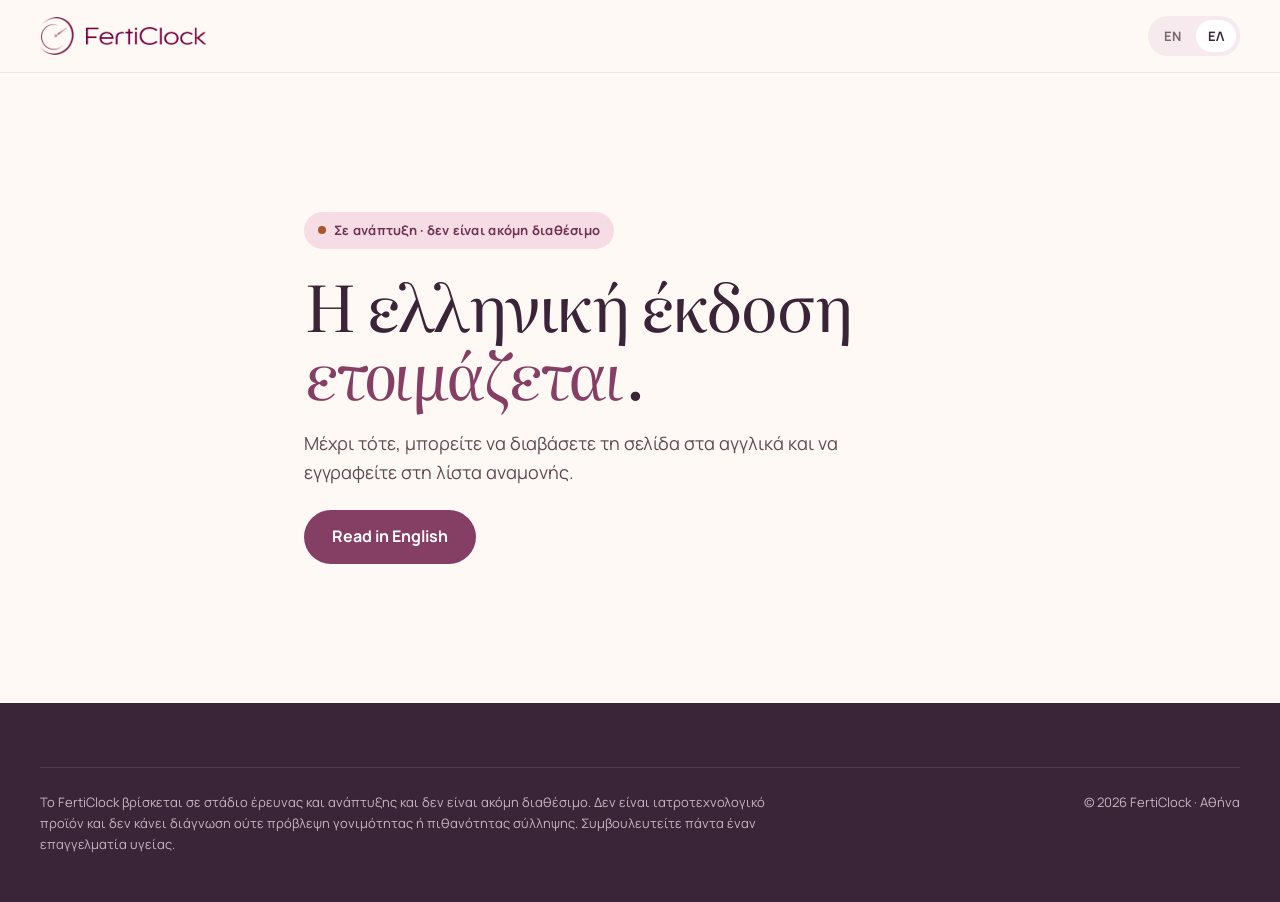
<file: el/index.html>
<!doctype html>
<html lang="el">
<head>
<meta charset="utf-8">
<meta name="viewport" content="width=device-width, initial-scale=1">
<!-- TODO(el): full Greek version of the one-pager. This is a holding page until the Greek copy is written. -->
<title>FertiClock · Ελληνικά</title>
<meta name="description" content="Η ελληνική έκδοση του FertiClock ετοιμάζεται.">
<meta name="robots" content="noindex">
<meta name="theme-color" content="#FFF9F5">
<link rel="alternate" hreflang="en" href="../">
<link rel="alternate" hreflang="el" href="./">
<link rel="icon" type="image/png" href="../favicon.png">
<link rel="stylesheet" href="../css/tokens.css">
<link rel="stylesheet" href="../css/styles.css">
<style>
  .holding { min-height: 70vh; display: flex; flex-direction: column; justify-content: center; align-items: flex-start; gap: 22px; padding-top: 64px; padding-bottom: 64px; max-width: 720px; }
</style>
</head>
<body>
<header class="site-header">
  <div class="container header-inner">
    <a class="brand" href="../" aria-label="FertiClock, αρχική">
      <img class="brand-mark" src="../assets/logo/fertiClock-mark.png" alt="" width="76" height="84">
      <img class="brand-word" src="../assets/logo/fertiClock-wordmark.png" alt="" width="597" height="90">
    </a>
    <div class="lang-toggle" aria-label="Γλώσσα" role="group" style="display:flex">
      <a href="../" lang="en" hreflang="en">EN</a>
      <a href="./" aria-current="page">ΕΛ</a>
    </div>
  </div>
</header>
<main id="main" class="container holding">
  <span class="badge"><span class="dot" aria-hidden="true"></span>Σε ανάπτυξη · δεν είναι ακόμη διαθέσιμο</span>
  <h1>Η ελληνική έκδοση <em>ετοιμάζεται</em>.</h1>
  <p class="lead">Μέχρι τότε, μπορείτε να διαβάσετε τη σελίδα στα αγγλικά και να εγγραφείτε στη λίστα αναμονής.</p>
  <a class="btn btn-primary btn-lg" href="../#waitlist" lang="en">Read in English</a>
</main>
<footer class="site-footer">
  <div class="container footer-inner">
    <div class="footer-bottom">
      <p class="disclaimer">Το FertiClock βρίσκεται σε στάδιο έρευνας και ανάπτυξης και δεν είναι ακόμη διαθέσιμο. Δεν είναι ιατροτεχνολογικό προϊόν και δεν κάνει διάγνωση ούτε πρόβλεψη γονιμότητας ή πιθανότητας σύλληψης. Συμβουλευτείτε πάντα έναν επαγγελματία υγείας.</p>
      <p>© 2026 FertiClock · Αθήνα</p>
    </div>
  </div>
</footer>
</body>
</html>
</file>
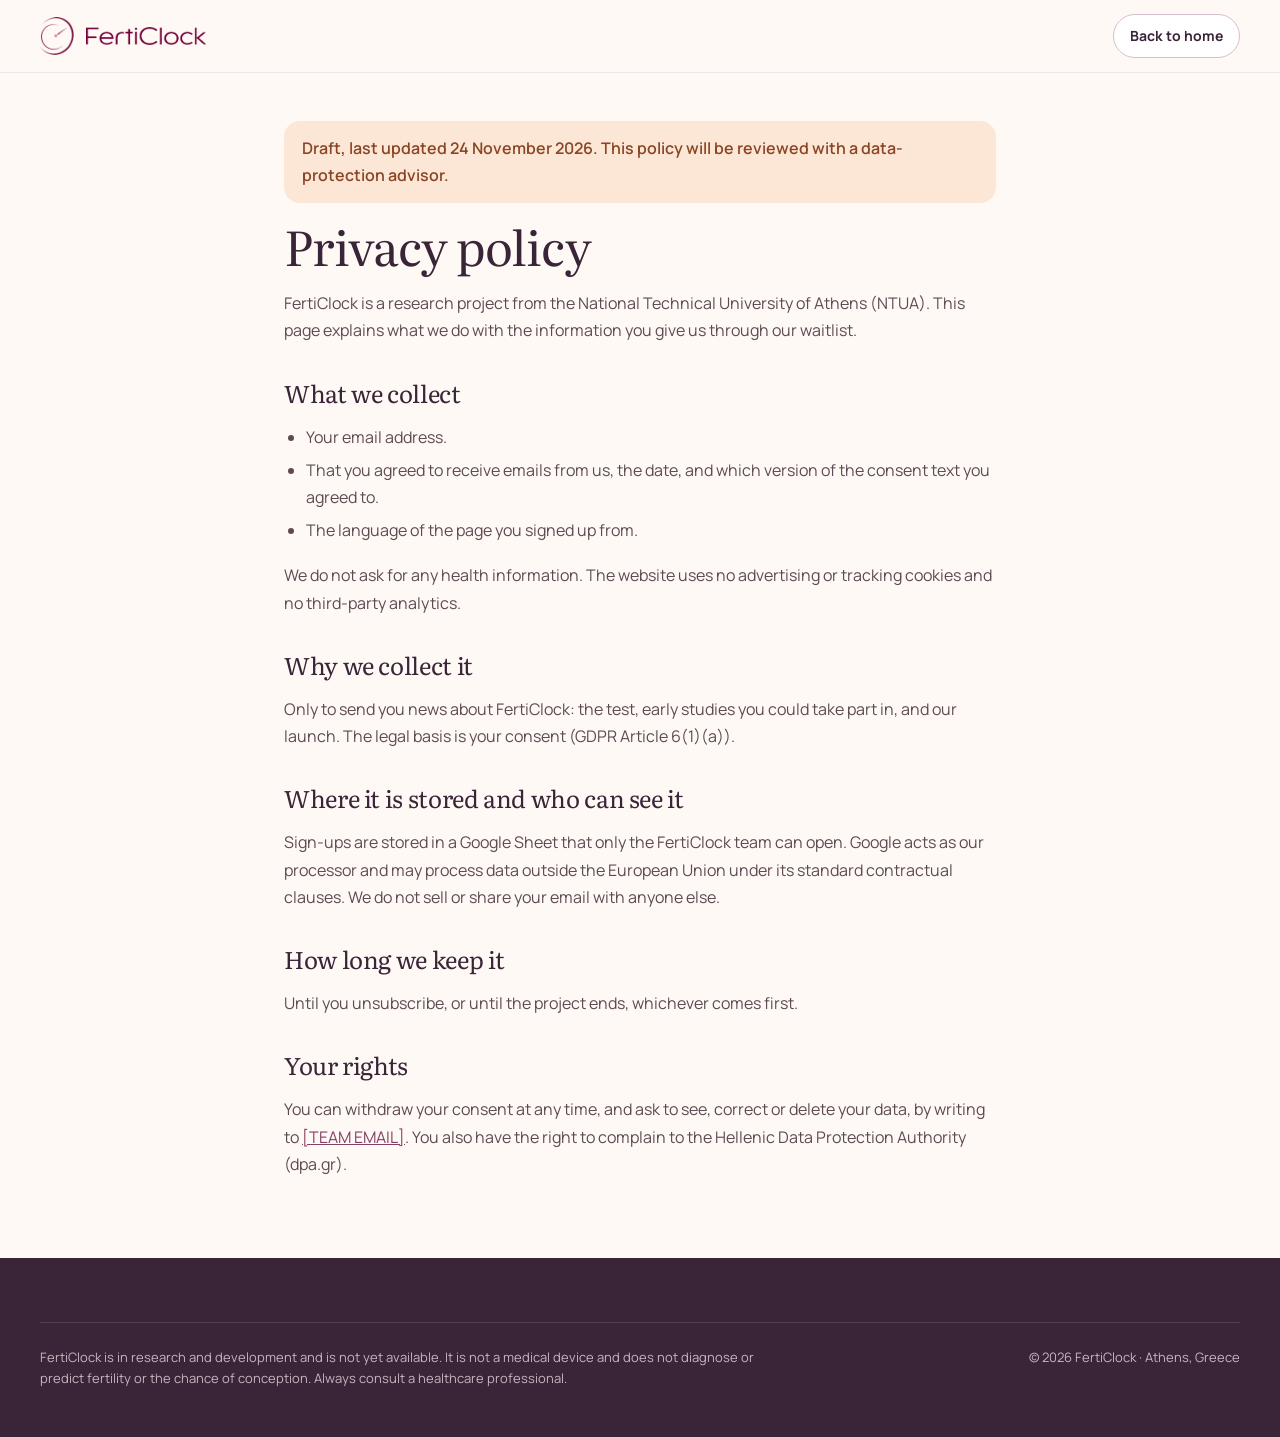
<file: privacy.html>
<!doctype html>
<html lang="en">
<head>
<meta charset="utf-8">
<meta name="viewport" content="width=device-width, initial-scale=1">
<title>Privacy policy · FertiClock</title>
<meta name="description" content="How FertiClock handles the email addresses collected through its waitlist.">
<meta name="robots" content="noindex">
<meta name="theme-color" content="#FFF9F5">
<link rel="icon" type="image/png" href="favicon.png">
<link rel="preload" href="assets/fonts/manrope-latin-wght-normal.woff2" as="font" type="font/woff2" crossorigin>
<link rel="stylesheet" href="css/tokens.css">
<link rel="stylesheet" href="css/styles.css">
<style>
  .doc { max-width: 760px; padding-top: 48px; padding-bottom: 80px; display: flex; flex-direction: column; gap: 18px; }
  .doc h1 { font-size: clamp(34px, 4vw, 48px); }
  .doc h2 { font-size: 24px; margin-top: 16px; }
  .doc p, .doc li { font-size: 16px; line-height: 1.7; }
  .doc ul { list-style: disc; padding-left: 22px; display: flex; flex-direction: column; gap: 6px; }
  .draft-note { padding: 14px 18px; border-radius: 16px; background: var(--fc-peach-100); color: var(--fc-terracotta-dk); font-size: 14px; font-weight: 600; }
</style>
</head>
<body>
<header class="site-header">
  <div class="container header-inner">
    <a class="brand" href="./" aria-label="FertiClock home">
      <img class="brand-mark" src="assets/logo/fertiClock-mark.png" alt="" width="76" height="84">
      <img class="brand-word" src="assets/logo/fertiClock-wordmark.png" alt="" width="597" height="90">
    </a>
    <a class="btn btn-secondary btn-sm" href="./">Back to home</a>
  </div>
</header>

<main id="main" class="container doc">
  <!-- TODO: review with a data-protection advisor before public launch. -->
  <p class="draft-note">Draft, last updated 24 November 2026. This policy will be reviewed with a data-protection advisor.</p>
  <h1>Privacy policy</h1>
  <p>FertiClock is a research project from the National Technical University of Athens (NTUA). This page explains what we do with the information you give us through our waitlist.</p>

  <h2>What we collect</h2>
  <ul>
    <li>Your email address.</li>
    <li>That you agreed to receive emails from us, the date, and which version of the consent text you agreed to.</li>
    <li>The language of the page you signed up from.</li>
  </ul>
  <p>We do not ask for any health information. The website uses no advertising or tracking cookies and no third-party analytics.</p>

  <h2>Why we collect it</h2>
  <p>Only to send you news about FertiClock: the test, early studies you could take part in, and our launch. The legal basis is your consent (GDPR Article 6(1)(a)).</p>

  <h2>Where it is stored and who can see it</h2>
  <p>Sign-ups are stored in a Google Sheet that only the FertiClock team can open. Google acts as our processor and may process data outside the European Union under its standard contractual clauses. We do not sell or share your email with anyone else.</p>

  <h2>How long we keep it</h2>
  <p>Until you unsubscribe, or until the project ends, whichever comes first.</p>

  <h2>Your rights</h2>
  <p>You can withdraw your consent at any time, and ask to see, correct or delete your data, by writing to <a href="mailto:hello@example.com">[TEAM EMAIL]</a>. You also have the right to complain to the Hellenic Data Protection Authority (dpa.gr).</p>
</main>

<footer class="site-footer">
  <div class="container footer-inner">
    <div class="footer-bottom">
      <p class="disclaimer">FertiClock is in research and development and is not yet available. It is not a medical device and does not diagnose or predict fertility or the chance of conception. Always consult a healthcare professional.</p>
      <p>© 2026 FertiClock · Athens, Greece</p>
    </div>
  </div>
</footer>
</body>
</html>
</file>
<file: css/tokens.css>
/* Self-hosted variable fonts (SIL Open Font License 1.1). Subsets: latin, latin-ext, greek. */

/* literata-greek-opsz-normal */
@font-face {
  font-family: 'Literata';
  font-style: normal;
  font-display: swap;
  font-weight: 200 900;
  src: url(../assets/fonts/literata-greek-opsz-normal.woff2) format('woff2');
  unicode-range: U+0370-0377,U+037A-037F,U+0384-038A,U+038C,U+038E-03A1,U+03A3-03FF;
}

/* literata-latin-ext-opsz-normal */
@font-face {
  font-family: 'Literata';
  font-style: normal;
  font-display: swap;
  font-weight: 200 900;
  src: url(../assets/fonts/literata-latin-ext-opsz-normal.woff2) format('woff2');
  unicode-range: U+0100-02BA,U+02BD-02C5,U+02C7-02CC,U+02CE-02D7,U+02DD-02FF,U+0304,U+0308,U+0329,U+1D00-1DBF,U+1E00-1E9F,U+1EF2-1EFF,U+2020,U+20A0-20AB,U+20AD-20C0,U+2113,U+2C60-2C7F,U+A720-A7FF;
}

/* literata-latin-opsz-normal */
@font-face {
  font-family: 'Literata';
  font-style: normal;
  font-display: swap;
  font-weight: 200 900;
  src: url(../assets/fonts/literata-latin-opsz-normal.woff2) format('woff2');
  unicode-range: U+0000-00FF,U+0131,U+0152-0153,U+02BB-02BC,U+02C6,U+02DA,U+02DC,U+0304,U+0308,U+0329,U+2000-206F,U+20AC,U+2122,U+2191,U+2193,U+2212,U+2215,U+FEFF,U+FFFD;
}

/* literata-greek-opsz-italic */
@font-face {
  font-family: 'Literata';
  font-style: italic;
  font-display: swap;
  font-weight: 200 900;
  src: url(../assets/fonts/literata-greek-opsz-italic.woff2) format('woff2');
  unicode-range: U+0370-0377,U+037A-037F,U+0384-038A,U+038C,U+038E-03A1,U+03A3-03FF;
}

/* literata-latin-ext-opsz-italic */
@font-face {
  font-family: 'Literata';
  font-style: italic;
  font-display: swap;
  font-weight: 200 900;
  src: url(../assets/fonts/literata-latin-ext-opsz-italic.woff2) format('woff2');
  unicode-range: U+0100-02BA,U+02BD-02C5,U+02C7-02CC,U+02CE-02D7,U+02DD-02FF,U+0304,U+0308,U+0329,U+1D00-1DBF,U+1E00-1E9F,U+1EF2-1EFF,U+2020,U+20A0-20AB,U+20AD-20C0,U+2113,U+2C60-2C7F,U+A720-A7FF;
}

/* literata-latin-opsz-italic */
@font-face {
  font-family: 'Literata';
  font-style: italic;
  font-display: swap;
  font-weight: 200 900;
  src: url(../assets/fonts/literata-latin-opsz-italic.woff2) format('woff2');
  unicode-range: U+0000-00FF,U+0131,U+0152-0153,U+02BB-02BC,U+02C6,U+02DA,U+02DC,U+0304,U+0308,U+0329,U+2000-206F,U+20AC,U+2122,U+2191,U+2193,U+2212,U+2215,U+FEFF,U+FFFD;
}

/* manrope-greek-wght-normal */
@font-face {
  font-family: 'Manrope';
  font-style: normal;
  font-display: swap;
  font-weight: 200 800;
  src: url(../assets/fonts/manrope-greek-wght-normal.woff2) format('woff2');
  unicode-range: U+0370-0377,U+037A-037F,U+0384-038A,U+038C,U+038E-03A1,U+03A3-03FF;
}

/* manrope-latin-ext-wght-normal */
@font-face {
  font-family: 'Manrope';
  font-style: normal;
  font-display: swap;
  font-weight: 200 800;
  src: url(../assets/fonts/manrope-latin-ext-wght-normal.woff2) format('woff2');
  unicode-range: U+0100-02BA,U+02BD-02C5,U+02C7-02CC,U+02CE-02D7,U+02DD-02FF,U+0304,U+0308,U+0329,U+1D00-1DBF,U+1E00-1E9F,U+1EF2-1EFF,U+2020,U+20A0-20AB,U+20AD-20C0,U+2113,U+2C60-2C7F,U+A720-A7FF;
}

/* manrope-latin-wght-normal */
@font-face {
  font-family: 'Manrope';
  font-style: normal;
  font-display: swap;
  font-weight: 200 800;
  src: url(../assets/fonts/manrope-latin-wght-normal.woff2) format('woff2');
  unicode-range: U+0000-00FF,U+0131,U+0152-0153,U+02BB-02BC,U+02C6,U+02DA,U+02DC,U+0304,U+0308,U+0329,U+2000-206F,U+20AC,U+2122,U+2191,U+2193,U+2212,U+2215,U+FEFF,U+FFFD;
}

/* FertiClock design tokens (v1, from the website mockups)
   Palette taken from the team deck; contrast pairs below are checked for WCAG AA. */

:root {
  /* Colour: surfaces */
  --fc-cream:        #FFF9F5; /* page background */
  --fc-white:        #FFFFFF; /* cards on cream */
  --fc-blush-50:     #FBF0F3; /* alternate section background */
  --fc-blush-100:    #F6DCE5; /* soft plum cards, chips, "How it works" band */
  --fc-peach-100:    #FCE6D5; /* warm cards, secondary chips */
  --fc-peach-50:     #FDF6F1; /* roadmap section background */
  --fc-peach-illus:  #FCEFE3; /* behind the Michelle illustration */
  --fc-mauve-100:    #EFE4EA; /* third team card */
  --fc-chip-bg:      #F6EAEE; /* language toggle, small "Example" tags */

  /* Colour: brand and text */
  --fc-plum:         #863F64; /* primary: buttons, accents, links (6.9:1 on cream) */
  --fc-plum-dark:    #6E3352; /* hover, text on blush */
  --fc-ink:          #3A2438; /* headings; footer background */
  --fc-text:         #5E4A53; /* body text (7.7:1 on cream) */
  --fc-muted:        #7A6670; /* secondary text (4.9:1 on cream) */
  --fc-rose:         #C7769C; /* decorative only: quote rule, chart guides, focus ring */
  --fc-terracotta:   #A9562D; /* small accent dot/icons (5.0:1 on cream) */
  --fc-terracotta-dk:#8A4524; /* text on peach */
  --fc-border:       #F1E3E6; /* hairlines, card borders */
  --fc-border-strong:#D9BFCB; /* secondary button and input borders */
  --fc-phone-frame:  #1E1418;

  /* Colour: footer (on --fc-ink) */
  --fc-footer-text:  #D9C6D0;
  --fc-footer-muted: #C9B3BF;
  --fc-footer-rule:  #54394F;

  /* Type */
  --fc-font-display: "Literata", Georgia, "Times New Roman", serif;     /* headings, numbers, quotes */
  --fc-font-body:    "Manrope", system-ui, -apple-system, "Segoe UI", sans-serif;
  --fc-h1: clamp(40px, 5vw, 70px);   /* line-height 1.05, letter-spacing -0.02em, weight 400 */
  --fc-h2: clamp(30px, 3.4vw, 48px); /* line-height 1.12, letter-spacing -0.015em, weight 400 */
  --fc-h3-serif: 22px;               /* card titles in Literata, weight 500 */
  --fc-h3-sans: 17px;                /* card titles in Manrope, weight 700 */
  --fc-lead: 18px;                   /* intro paragraphs; 19px in hero; line-height 1.65 */
  --fc-body: 15px;                   /* card text; line-height 1.6 */
  --fc-small: 13px;
  --fc-eyebrow: 12px;                /* uppercase, weight 700, letter-spacing 0.14em, colour --fc-plum */

  /* Shape */
  --fc-radius-sm: 14px;   /* icon tiles */
  --fc-radius-md: 22px;   /* small cards */
  --fc-radius-lg: 28px;   /* cards, panels */
  --fc-radius-xl: 40px;   /* big feature blocks */
  --fc-radius-pill: 999px;
  --fc-radius-arch: 999px 999px 40px 40px; /* signature arch for photos */

  /* Space and layout */
  --fc-container: 1200px;           /* content width; 24px side padding (20px on mobile) */
  --fc-section-y: 104px;            /* 96–104px desktop, 56–64px mobile */
  --fc-gap: 16px;
  --fc-tap: 44px;                   /* minimum touch target */

  /* Elevation (used sparingly: floating cards, phone) */
  --fc-shadow-float: 0 24px 60px -20px rgba(58, 36, 56, 0.35);
  --fc-shadow-phone: 0 40px 80px -30px rgba(58, 36, 56, 0.55);

  /* Focus */
  --fc-focus: 3px solid var(--fc-rose);
}
</file>
<file: css/styles.css>
/* FertiClock one-pager. Mobile-first; uses the tokens in tokens.css.
   Breakpoints: 640px (phone → tablet copy/layout), 1080px (desktop navigation). */

/* ---------- Base ---------- */
*, *::before, *::after { box-sizing: border-box; }
html { -webkit-text-size-adjust: 100%; }
@media (prefers-reduced-motion: no-preference) { html { scroll-behavior: smooth; } }
body {
  margin: 0;
  background: var(--fc-cream);
  color: var(--fc-text);
  font-family: var(--fc-font-body);
  font-size: var(--fc-body);
  line-height: 1.6;
  -webkit-font-smoothing: antialiased;
  overflow-x: hidden;
}
body.menu-open { overflow: hidden; }
img, svg { display: block; max-width: 100%; }
h1, h2, h3, p, blockquote, figure { margin: 0; }
ul, ol { list-style: none; margin: 0; padding: 0; }
a { color: var(--fc-plum); }
a:hover { color: var(--fc-plum-dark); }
strong { color: var(--fc-ink); font-weight: 700; }
a:focus-visible, button:focus-visible, input:focus-visible, summary:focus-visible, [tabindex]:focus-visible {
  outline: var(--fc-focus); outline-offset: 3px;
}
.ico { fill: none; stroke: currentColor; stroke-width: 1.8; stroke-linecap: round; stroke-linejoin: round; flex: none; }
.ico-plum { color: var(--fc-plum); }
.ico-terra { color: var(--fc-terracotta); }
.nowrap { white-space: nowrap; }
.sr-only { position: absolute; width: 1px; height: 1px; padding: 0; margin: -1px; overflow: hidden; clip: rect(0 0 0 0); white-space: nowrap; border: 0; }
.skip-link { position: absolute; left: 12px; top: -60px; z-index: 100; padding: 10px 16px; border-radius: var(--fc-radius-pill); background: var(--fc-plum); color: #fff; font-weight: 700; text-decoration: none; }
.skip-link:focus { top: 12px; color: #fff; }
.deco { position: absolute; pointer-events: none; color: var(--fc-plum); max-width: none; }

/* Copy variants: short text on phones, full text from 640px. */
.t-lg { display: none; }
@media (min-width: 640px) { .t-lg { display: inline; } .t-sm { display: none; } p.t-lg { display: block; } }

/* ---------- Layout ---------- */
.container { width: 100%; max-width: calc(var(--fc-container) + 48px); margin: 0 auto; padding: 0 20px; }
@media (min-width: 640px) { .container { padding: 0 24px; } }
.section { padding: 64px 0; }
@media (min-width: 640px) { .section { padding: var(--fc-section-y) 0; } }
.section-blush { background: var(--fc-blush-50); }
.section-blush-strong { background: var(--fc-blush-100); }
.section-peach { background: var(--fc-peach-50); }
@media (max-width: 639px) { .section-blush, .section-peach { padding: 56px 0; } }
section[id] { scroll-margin-top: 72px; }

.stack-32, .stack-40, .stack-48 { display: flex; flex-direction: column; gap: 20px; }
@media (min-width: 640px) {
  .stack-32 { gap: 32px; } .stack-40 { gap: 40px; } .stack-48 { gap: 48px; }
}
.split { display: grid; gap: 20px; align-items: center; }
@media (min-width: 1024px) { .split { grid-template-columns: 1fr 1fr; gap: 64px; } }

/* ---------- Type ---------- */
h1 {
  font-family: var(--fc-font-display); font-weight: 400;
  font-size: var(--fc-h1); line-height: 1.06; letter-spacing: -0.02em; color: var(--fc-ink);
}
h1 em, h2 em { font-style: italic; color: var(--fc-plum); }
h2 {
  font-family: var(--fc-font-display); font-weight: 400;
  font-size: var(--fc-h2); line-height: 1.13; letter-spacing: -0.015em; color: var(--fc-ink);
}
.eyebrow {
  font-size: 11px; font-weight: 700; letter-spacing: 0.14em; text-transform: uppercase; color: var(--fc-plum);
}
.eyebrow-dark { color: var(--fc-plum-dark); }
@media (min-width: 640px) { .eyebrow { font-size: var(--fc-eyebrow); } }
.lead { font-size: 16px; line-height: 1.65; }
@media (min-width: 640px) { .lead { font-size: var(--fc-lead); max-width: 540px; } }
.section-head { display: flex; flex-direction: column; gap: 20px; }
@media (min-width: 640px) { .section-head { gap: 16px; } }
.narrow { max-width: 760px; }
.muted { color: var(--fc-muted); }

/* ---------- Buttons, chips ---------- */
.btn {
  display: inline-flex; align-items: center; justify-content: center; gap: 10px;
  min-height: var(--fc-tap); padding: 0 22px; border-radius: var(--fc-radius-pill);
  font: inherit; font-size: 15px; font-weight: 700; line-height: 1.2; text-decoration: none;
  border: 0; cursor: pointer; transition: background-color .15s ease, border-color .15s ease;
}
.btn-primary { background: var(--fc-plum); color: #fff; }
.btn-primary:hover { background: var(--fc-plum-dark); color: #fff; }
.btn-secondary { background: var(--fc-white); color: var(--fc-ink); border: 1.5px solid var(--fc-border-strong); }
.btn-secondary:hover { border-color: var(--fc-plum); color: var(--fc-ink); }
.btn-sm { padding: 0 16px; font-size: 14px; }
.btn-lg { min-height: 52px; padding: 0 28px; font-size: 16px; }
.btn-xl { min-height: 56px; font-size: 16px; }
.btn-block { display: flex; width: 100%; }
@media (min-width: 640px) { .btn-lg { min-height: 54px; } }

.badge {
  align-self: flex-start; display: inline-flex; align-items: center; gap: 8px;
  padding: 7px 12px; border-radius: var(--fc-radius-pill); background: var(--fc-blush-100);
  color: var(--fc-plum-dark); font-size: 12px; font-weight: 700; letter-spacing: 0.02em;
}
.badge .dot { width: 8px; height: 8px; border-radius: 50%; background: var(--fc-terracotta); }
@media (min-width: 640px) { .badge { padding: 8px 14px; font-size: 13px; } }
.tag { font-size: 11px; font-weight: 600; color: var(--fc-muted); padding: 3px 8px; border-radius: var(--fc-radius-pill); background: var(--fc-chip-bg); line-height: 1.3; }
.chip { padding: 3px 10px; border-radius: var(--fc-radius-pill); font-weight: 700; }
.chip-blush { background: var(--fc-blush-100); color: var(--fc-plum-dark); }
.chip-peach { background: var(--fc-peach-100); color: var(--fc-terracotta-dk); }

/* ---------- Header ---------- */
.site-header {
  position: sticky; top: 0; z-index: 50;
  background: var(--fc-cream); border-bottom: 1px solid var(--fc-border);
}
.header-inner { display: flex; align-items: center; gap: 10px; min-height: 68px; padding-top: 12px; padding-bottom: 12px; padding-right: 16px; }
.brand { display: flex; align-items: center; gap: 8px; text-decoration: none; margin-right: auto; }
.brand-mark { height: 30px; width: auto; }
.brand-word { height: 14px; width: auto; }
.nav-desktop, .header-inner .nav-desktop-only { display: none; }
.icon-btn {
  display: grid; place-items: center; width: var(--fc-tap); height: var(--fc-tap); border-radius: 50%;
  border: 0; background: var(--fc-chip-bg); color: var(--fc-ink); cursor: pointer; padding: 0;
}
.icon-btn .ico { stroke-width: 2; }
.icon-btn-plum { background: var(--fc-plum); color: #fff; }
.lang-toggle { display: flex; align-items: center; gap: 4px; padding: 4px; border-radius: var(--fc-radius-pill); background: var(--fc-chip-bg); font-size: 13px; font-weight: 700; }
.lang-toggle a { display: grid; place-items: center; min-width: 40px; min-height: 32px; padding: 0 10px; border-radius: var(--fc-radius-pill); color: var(--fc-muted); text-decoration: none; }
.lang-toggle a[aria-current] { background: var(--fc-white); color: var(--fc-ink); }
.lang-toggle a:hover { color: var(--fc-ink); }
.lang-toggle-lg { align-self: flex-start; font-size: 14px; }
.lang-toggle-lg a { min-width: 52px; min-height: 40px; }

@media (min-width: 1080px) {
  .header-inner { gap: 24px; min-height: 72px; padding-right: 24px; }
  .brand { gap: 12px; }
  .brand-mark { height: 38px; }
  .brand-word { height: 18px; }
  .nav-desktop { display: flex; align-items: center; gap: 28px; font-size: 15px; font-weight: 600; }
  .nav-desktop a { color: var(--fc-text); text-decoration: none; padding: 10px 0; }
  .nav-desktop a:hover { color: var(--fc-plum); }
  .header-inner .nav-desktop-only { display: flex; }
  .header-inner .btn.nav-desktop-only { display: inline-flex; }
  .nav-mobile-only { display: none; }
}

/* ---------- Mobile menu ---------- */
.mobile-menu {
  position: fixed; inset: 0; z-index: 60; overflow-y: auto; overflow-x: hidden;
  display: flex; flex-direction: column; background: var(--fc-cream);
}
.mobile-menu[hidden] { display: none; }
.deco-menu { right: -250px; bottom: -170px; }
.mobile-menu-head { position: relative; display: flex; align-items: center; gap: 10px; padding: 12px 16px 12px 20px; border-bottom: 1px solid var(--fc-border); }
.mobile-menu-nav { position: relative; display: flex; flex-direction: column; padding: 28px 20px 0; }
.mobile-menu-nav a {
  display: flex; justify-content: space-between; align-items: center; padding: 18px 0;
  border-bottom: 1px solid var(--fc-border); font-family: var(--fc-font-display); font-size: 30px;
  line-height: 1.2; color: var(--fc-ink); text-decoration: none;
}
.mobile-menu-nav .ico { color: var(--fc-rose); stroke-width: 2; }
.mobile-menu-foot { position: relative; margin-top: auto; padding: 32px 20px 28px; display: flex; flex-direction: column; gap: 16px; }
.menu-note { font-size: 12px; line-height: 1.55; color: var(--fc-muted); }
@media (min-width: 1080px) { .mobile-menu { display: none !important; } }

/* ---------- 1. Hero ---------- */
.hero { position: relative; overflow: hidden; padding: 36px 0 56px; }
.deco-hero { width: 420px; height: 420px; right: -210px; top: -150px; }
.hero-grid { position: relative; display: grid; gap: 22px; }
.hero-copy { display: flex; flex-direction: column; gap: 22px; }
.hero-lead { font-size: 16px; line-height: 1.65; max-width: 540px; }
.btn-row { display: flex; flex-direction: column; gap: 10px; }
.hero-note { display: flex; gap: 10px; align-items: flex-start; max-width: 520px; font-size: 13px; line-height: 1.55; color: var(--fc-muted); }
.hero-note .ico { margin-top: 1px; }

.hero-visual { position: relative; margin-top: 12px; padding-bottom: 70px; width: 100%; max-width: 350px; }
.hero-arch-bg { position: absolute; left: 24px; top: 24px; right: -12px; bottom: 50px; border-radius: 999px 999px 32px 32px; background: var(--fc-peach-100); }
.hero-img { position: relative; width: min(310px, 88%); height: auto; aspect-ratio: 31 / 36; object-fit: cover; border-radius: 999px 999px 32px 32px; }
.result-card {
  position: absolute; right: 0; bottom: 0; width: 230px; padding: 16px; border-radius: 22px;
  background: var(--fc-white); box-shadow: var(--fc-shadow-float); display: flex; flex-direction: column; gap: 10px;
}
.result-card-head { display: flex; justify-content: space-between; align-items: center; }
.eyebrow-sm { font-size: 11px; font-weight: 700; letter-spacing: 0.12em; text-transform: uppercase; color: var(--fc-plum); }
.result-card-body { display: flex; align-items: center; gap: 12px; }
.result-card .ring { width: 58px; height: 58px; }
.result-card-nums { display: flex; flex-direction: column; gap: 2px; }
.muted-sm { font-size: 12px; color: var(--fc-muted); line-height: 1.35; }
.result-age { font-family: var(--fc-font-display); font-size: 28px; line-height: 1.05; color: var(--fc-ink); }
.result-card-note { display: none; }
.float-pill { display: none; }

@media (min-width: 640px) {
  .hero { padding: 56px 0 80px; }
  .hero-lead { font-size: 19px; }
  .btn-row { flex-direction: row; flex-wrap: wrap; gap: 14px; }
  .hero-note { font-size: 14px; }
  .hero-visual { max-width: 500px; padding: 0 0 40px 40px; justify-self: center; margin-top: 16px; }
  .hero-arch-bg { left: 0; top: 40px; right: 40px; bottom: 0; border-radius: var(--fc-radius-arch); }
  .hero-img { width: 100%; aspect-ratio: 5 / 6; border-radius: var(--fc-radius-arch); }
  .result-card { left: 0; right: auto; width: 280px; padding: 22px; border-radius: 24px; gap: 14px; }
  .eyebrow-sm { font-size: 12px; }
  .result-card .ring { width: 76px; height: 76px; }
  .result-card-body { gap: 16px; }
  .muted-sm { font-size: 13px; }
  .result-age { font-size: 34px; line-height: 1; }
  .result-card-note { display: block; padding-top: 12px; border-top: 1px solid var(--fc-border); font-size: 13px; line-height: 1.5; color: var(--fc-text); }
  .float-pill {
    position: absolute; right: -8px; top: 70px; display: flex; align-items: center; gap: 10px;
    padding: 12px 16px; border-radius: var(--fc-radius-pill); background: var(--fc-white);
    box-shadow: 0 16px 40px -18px rgba(58, 36, 56, 0.35); font-size: 13px; font-weight: 700; color: var(--fc-ink);
  }
  .float-pill-ico { display: grid; place-items: center; width: 30px; height: 30px; border-radius: 50%; background: var(--fc-blush-100); color: var(--fc-plum); }
  .float-pill-ico .ico { stroke-width: 2; }
}
@media (min-width: 1024px) {
  .hero { padding: 72px 0 96px; }
  .deco-hero { width: 760px; height: 760px; right: -180px; top: -120px; }
  .hero-grid {
    grid-template-columns: 1fr 1fr; column-gap: 64px; row-gap: 28px;
    grid-template-areas: ". visual" "copy visual" "note visual" ". visual";
    grid-template-rows: 1fr auto auto 1fr;
  }
  .hero-copy { grid-area: copy; gap: 28px; }
  .hero-visual { grid-area: visual; margin-top: 0; align-self: center; }
  .hero-note { grid-area: note; }
}

/* ---------- 2. At a glance ---------- */
.glance { padding: 0 0 56px; }
.glance-list {
  display: grid; grid-template-columns: repeat(2, minmax(0, 1fr)); gap: 18px 14px;
  padding: 20px; border-radius: 24px; background: var(--fc-white); border: 1px solid var(--fc-border);
}
.glance-list li { display: flex; flex-direction: column; gap: 8px; font-size: 14px; line-height: 1.4; font-weight: 600; color: var(--fc-ink); }
.icon-tile { display: grid; place-items: center; width: 40px; height: 40px; border-radius: 12px; flex: none; }
.icon-tile .ico { width: 20px; height: 20px; }
.tile-blush { background: var(--fc-blush-100); color: var(--fc-plum); }
.tile-peach { background: var(--fc-peach-100); color: var(--fc-terracotta); }
@media (min-width: 640px) {
  .glance { padding: 0 0 24px; }
  .glance-list { grid-template-columns: repeat(auto-fit, minmax(220px, 1fr)); gap: 24px; padding: 28px 32px; border-radius: var(--fc-radius-lg); }
  .glance-list li { flex-direction: row; align-items: center; gap: 14px; font-size: 15px; }
  .icon-tile { width: 44px; height: 44px; border-radius: var(--fc-radius-sm); }
  .icon-tile .ico { width: 22px; height: 22px; }
}

/* ---------- 3. Why it matters ---------- */
#why { padding-top: 0; }
@media (min-width: 640px) { #why { padding-top: var(--fc-section-y); padding-bottom: 96px; } }
.why-top { display: grid; gap: 20px; align-items: end; }
@media (min-width: 1024px) { .why-top { grid-template-columns: 1fr 1fr; gap: 48px; } }
.stat-grid { display: grid; grid-template-columns: repeat(2, minmax(0, 1fr)); gap: 10px; }
.stat { display: flex; flex-direction: column; gap: 6px; padding: 18px; border-radius: 22px; }
.stat-label { font-size: 12px; font-weight: 600; }
.stat-num { font-family: var(--fc-font-display); font-size: 22px; line-height: 1.15; }
.stat-src { font-size: 11px; }
.stat-plum { background: var(--fc-plum); color: #fff; }
.stat-plum .stat-label, .stat-plum .stat-src { color: var(--fc-blush-100); }
.stat-peach { background: var(--fc-peach-100); color: #7A4A2E; }
.stat-peach .stat-num { color: var(--fc-ink); }
@media (min-width: 640px) {
  .stat-grid { grid-template-columns: repeat(auto-fit, minmax(240px, 1fr)); gap: 16px; }
  .stat { padding: 28px; gap: 10px; border-radius: var(--fc-radius-lg); }
  .stat-label, .stat-src { font-size: 13px; }
  .stat-num { font-size: 34px; line-height: 1.1; }
}
.factor-grid { display: grid; grid-template-columns: repeat(2, minmax(0, 1fr)); gap: 10px; }
.factor { display: flex; flex-direction: column; gap: 8px; padding: 16px; border-radius: 20px; background: var(--fc-white); border: 1px solid var(--fc-border); }
.factor .ico { width: 24px; height: 24px; color: var(--fc-plum); stroke-width: 1.7; }
.factor h3 { font-size: 14px; font-weight: 700; color: var(--fc-ink); line-height: 1.35; }
.factor p { display: none; }
@media (min-width: 640px) {
  .factor-grid { grid-template-columns: repeat(auto-fit, minmax(240px, 1fr)); gap: 16px; }
  .factor { padding: 26px; gap: 12px; border-radius: 24px; }
  .factor .ico { width: 28px; height: 28px; }
  .factor h3 { font-size: var(--fc-h3-sans); }
  .factor p { display: block; font-size: 15px; line-height: 1.55; }
}
.gap-band { display: flex; flex-direction: column; gap: 4px; padding: 18px 20px; border-radius: 22px; background: var(--fc-blush-100); }
.gap-text { font-family: var(--fc-font-display); font-size: 18px; line-height: 1.4; color: var(--fc-ink); }
@media (min-width: 640px) {
  .gap-band { flex-direction: row; flex-wrap: wrap; align-items: center; justify-content: center; gap: 8px 20px; padding: 24px 32px; border-radius: var(--fc-radius-pill); text-align: center; }
  .gap-text { font-size: var(--fc-h3-serif); }
}

/* ---------- 4. Problem ---------- */
.problem-grid { display: flex; flex-direction: column; gap: 10px; }
.problem { display: flex; gap: 14px; padding: 18px; border-radius: 20px; background: var(--fc-white); }
.num-circle {
  flex: none; display: grid; place-items: center; width: 34px; height: 34px; border-radius: 50%;
  border: 1.5px solid var(--fc-border-strong); font-family: var(--fc-font-display); font-size: 15px; color: var(--fc-plum);
}
.problem div { display: flex; flex-direction: column; gap: 4px; }
.problem h3, .marker h3, .promise h3, .path h3, .member h3 {
  font-family: var(--fc-font-display); font-weight: 500; color: var(--fc-ink); line-height: 1.25;
}
.problem h3 { font-size: 18px; }
.problem p { font-size: 14px; line-height: 1.55; }
@media (min-width: 640px) {
  .problem-grid { display: grid; grid-template-columns: repeat(auto-fit, minmax(250px, 1fr)); gap: 16px; }
  .problem { flex-direction: column; padding: 30px 26px; border-radius: var(--fc-radius-lg); }
  .problem div { gap: 14px; }
  .num-circle { width: 40px; height: 40px; font-size: 17px; }
  .problem h3 { font-size: var(--fc-h3-serif); }
  .problem p { font-size: 15px; line-height: 1.6; }
}

/* ---------- 5. Michelle ---------- */
.michelle-art { position: relative; border-radius: 32px; background: var(--fc-peach-illus); padding: 44px 16px 20px; display: flex; justify-content: center; }
.michelle-art img { width: 100%; max-width: 460px; height: auto; }
.michelle-tag { position: absolute; left: 16px; top: 14px; padding: 6px 12px; border-radius: var(--fc-radius-pill); background: var(--fc-white); font-size: 12px; font-weight: 700; color: var(--fc-terracotta); }
.michelle-copy { display: flex; flex-direction: column; gap: 20px; }
.quote { padding-left: 18px; border-left: 3px solid var(--fc-rose); font-family: var(--fc-font-display); font-style: italic; font-size: 22px; line-height: 1.35; color: var(--fc-plum); }
.outcome-grid { display: grid; gap: 10px; }
.outcome { display: flex; flex-direction: column; gap: 6px; padding: 18px; border-radius: 20px; font-size: 15px; line-height: 1.5; color: var(--fc-ink); }
.outcome-if { font-size: 13px; font-weight: 700; }
.outcome-blush { background: var(--fc-blush-100); }
.outcome-blush .outcome-if { color: var(--fc-plum); }
.outcome-peach { background: var(--fc-peach-100); }
.outcome-peach .outcome-if { color: var(--fc-terracotta-dk); }
.evidence { font-size: 13px; line-height: 1.6; color: var(--fc-muted); }
@media (min-width: 640px) {
  .michelle-art { border-radius: var(--fc-radius-xl); padding: 48px 32px; }
  .michelle-tag { left: 24px; top: 24px; padding: 8px 14px; font-size: 13px; }
  .michelle-copy { gap: 24px; }
  .quote { padding-left: 24px; font-size: 26px; }
  .outcome-grid { grid-template-columns: repeat(auto-fit, minmax(220px, 1fr)); gap: 14px; }
  .outcome { padding: 22px; border-radius: var(--fc-radius-md); gap: 8px; line-height: 1.55; }
  .evidence { font-size: 14px; }
}
@media (max-width: 1023px) { .michelle-art { order: 0; } }

/* ---------- 6. How it will work ---------- */
.steps { display: flex; flex-direction: column; gap: 10px; }
.step { display: flex; gap: 14px; padding: 18px; border-radius: 20px; background: var(--fc-cream); }
.step-num {
  flex: none; display: grid; place-items: center; width: 44px; height: 44px; border-radius: 14px;
  background: var(--fc-plum); color: #fff; font-family: var(--fc-font-display); font-size: 19px;
}
.step div { display: flex; flex-direction: column; gap: 4px; }
.step h3 { font-size: 16px; font-weight: 700; color: var(--fc-ink); line-height: 1.35; }
.step p { font-size: 14px; line-height: 1.55; }
@media (min-width: 640px) {
  .steps { gap: 14px; }
  .step { gap: 20px; padding: 24px; border-radius: 24px; }
  .step-num { width: 52px; height: 52px; border-radius: 16px; font-size: 22px; }
  .step div { gap: 6px; }
  .step h3 { font-size: 18px; }
  .step p { font-size: 15px; line-height: 1.6; }
}

.how-visual { position: relative; height: 470px; margin-top: 8px; width: 100%; max-width: 420px; justify-self: center; }
.how-photo { position: absolute; left: 0; top: 30px; width: 170px; height: 260px; object-fit: cover; border-radius: 999px 999px 24px 24px; }
.phone {
  position: absolute; right: 0; top: 0; width: 236px; padding: 8px; border-radius: 40px;
  background: var(--fc-phone-frame); box-shadow: var(--fc-shadow-phone);
}
.phone-screen { border-radius: 32px; background: var(--fc-cream); padding: 20px 16px 18px; display: flex; flex-direction: column; gap: 12px; }
.phone-top { display: flex; align-items: center; justify-content: space-between; }
.phone-top img { height: 9px; width: auto; }
.phone-top .tag { font-size: 9px; font-weight: 700; padding: 2px 6px; }
.phone-title { display: flex; flex-direction: column; gap: 2px; }
.phone-h { font-family: var(--fc-font-display); font-size: 20px; color: var(--fc-ink); line-height: 1.25; }
.phone-sub { font-size: 12px; color: var(--fc-muted); }
.phone-ring { display: flex; justify-content: center; }
.phone-ring svg { width: 120px; height: 120px; }
.phone-tiles { display: grid; grid-template-columns: repeat(2, minmax(0, 1fr)); gap: 8px; }
.phone-tile { display: flex; flex-direction: column; padding: 10px; border-radius: 14px; background: var(--fc-white); border: 1px solid var(--fc-border); }
.phone-tile span { font-size: 10px; color: var(--fc-muted); }
.phone-tile strong { font-family: var(--fc-font-display); font-weight: 400; font-size: 20px; line-height: 1.3; }
.phone-tile-blush { background: var(--fc-blush-100); border-color: var(--fc-blush-100); }
.phone-tile-blush span { color: var(--fc-plum-dark); }
.phone-note { font-size: 11px; line-height: 1.5; color: var(--fc-text); }
.phone-btn { display: flex; align-items: center; justify-content: center; min-height: 40px; border-radius: var(--fc-radius-pill); background: var(--fc-plum); color: #fff; font-size: 12px; font-weight: 700; }
.phone-link { text-align: center; font-size: 11px; font-weight: 600; color: var(--fc-plum); text-decoration: underline; }
@media (min-width: 640px) {
  .how-visual { height: auto; min-height: 640px; max-width: 480px; display: flex; align-items: center; margin-top: 0; }
  .how-photo { top: 40px; width: 300px; height: 420px; border-radius: 999px 999px 32px 32px; }
  .phone { position: relative; right: auto; top: auto; margin-left: auto; width: 290px; padding: 10px; border-radius: 46px; }
  .phone-screen { border-radius: 37px; padding: 26px 20px 22px; gap: 16px; }
  .phone-top img { height: 11.5px; }
  .phone-top .tag { font-size: 10px; padding: 3px 8px; }
  .phone-h { font-size: 24px; }
  .phone-ring { padding: 8px 0; }
  .phone-ring svg { width: 150px; height: 150px; }
  .phone-tiles { gap: 10px; }
  .phone-tile { padding: 12px; border-radius: 16px; gap: 2px; }
  .phone-tile span { font-size: 11px; }
  .phone-tile strong { font-size: 24px; }
  .phone-note { font-size: 12px; }
  .phone-btn { min-height: 44px; font-size: 13px; }
}

/* ---------- 7. Science ---------- */
.definition {
  align-self: flex-start; display: flex; flex-wrap: wrap; align-items: center; gap: 8px;
  padding: 14px 16px; border-radius: 20px; background: var(--fc-white); border: 1px solid var(--fc-border);
  font-size: 14px; color: var(--fc-ink);
}
.definition .op { color: var(--fc-rose); }
@media (min-width: 640px) {
  .definition { gap: 12px; padding: 16px 24px; border-radius: var(--fc-radius-pill); font-size: 16px; }
  .definition .chip { padding: 4px 12px; }
}
.science-grid { display: grid; gap: 20px; align-items: stretch; }
@media (min-width: 1024px) { .science-grid { grid-template-columns: 1fr 1fr; gap: 32px; } }
.markers { display: flex; flex-direction: column; gap: 10px; }
.marker { display: flex; flex-direction: column; gap: 6px; padding: 18px; border-radius: 20px; background: var(--fc-blush-50); }
.marker-peach { background: #FDF1E7; }
.marker-head { display: flex; flex-direction: column-reverse; align-items: flex-start; gap: 6px; }
.marker h3 { font-size: 18px; }
.marker-tag { padding: 3px 9px; border-radius: var(--fc-radius-pill); background: var(--fc-white); font-size: 11px; font-weight: 700; color: var(--fc-plum); }
.marker-peach .marker-tag { color: var(--fc-terracotta-dk); }
.marker p { font-size: 14px; line-height: 1.55; }
@media (min-width: 640px) {
  .markers { gap: 14px; }
  .marker { padding: 26px 28px; border-radius: 24px; gap: 8px; }
  .marker-head { flex-direction: row; flex-wrap: wrap; justify-content: space-between; align-items: center; gap: 8px; }
  .marker h3 { font-size: 21px; }
  .marker-tag { padding: 4px 10px; font-size: 12px; }
  .marker p { font-size: 15px; line-height: 1.6; }
}
.curve-card { display: flex; flex-direction: column; gap: 10px; padding: 18px; border-radius: 22px; background: var(--fc-white); border: 1px solid var(--fc-border); }
.curve-card figcaption { display: flex; flex-direction: column; gap: 4px; }
.curve-title { font-family: var(--fc-font-display); font-size: 17px; color: var(--fc-ink); }
.curve-sub { font-size: 14px; color: var(--fc-muted); }
.curve { width: 100%; height: auto; }
.curve-axis { font-size: 16px; }
.curve-axis .tick-minor { display: none; }
.curve-caption { font-size: 12px; font-style: italic; color: var(--fc-terracotta-dk); }
@media (min-width: 640px) {
  .curve-card { padding: 28px; border-radius: var(--fc-radius-lg); gap: 16px; }
  .curve-title { font-size: 21px; }
  .curve-axis { font-size: 11px; }
  .curve-axis .tick-minor { display: inline; }
  .curve-caption { font-size: 13px; }
}
.rule-band { display: flex; gap: 12px; align-items: flex-start; padding: 18px; border-radius: 20px; background: var(--fc-ink); color: #F3E3EA; }
.rule-band .ico { width: 22px; height: 22px; color: var(--fc-blush-100); stroke-width: 1.7; }
.rule-band p { font-size: 14px; line-height: 1.6; }
.rule-band strong { color: #fff; }
@media (min-width: 640px) {
  .rule-band { gap: 18px; padding: 26px 30px; border-radius: 24px; }
  .rule-band .ico { width: 28px; height: 28px; }
  .rule-band p { font-size: 16px; }
}

/* ---------- 8. What's different ---------- */
.compare-table-wrap { display: none; overflow-x: auto; border-radius: var(--fc-radius-lg); background: var(--fc-white); border: 1px solid var(--fc-border); }
.compare-table { width: 100%; min-width: 760px; border-collapse: collapse; font-size: 15px; text-align: left; }
.compare-table thead tr { background: var(--fc-plum); color: #fff; }
.compare-table thead th { padding: 18px 24px; font-size: 12px; letter-spacing: 0.12em; text-transform: uppercase; }
.compare-table td, .compare-table tbody th { padding: 18px 24px; vertical-align: top; }
.compare-table tbody th { color: var(--fc-ink); }
.compare-table tbody tr { border-bottom: 1px solid var(--fc-border); }
.compare-table td.no { color: var(--fc-muted); }
.compare-table tr.us { background: var(--fc-blush-100); border-bottom: 0; }
.compare-table tr.us th { color: var(--fc-plum-dark); font-family: var(--fc-font-display); font-size: 18px; font-weight: 500; }
.compare-table tr.us td { padding-top: 20px; padding-bottom: 20px; color: var(--fc-ink); }
.compare-table tr.us td.yes { color: var(--fc-plum-dark); font-weight: 700; }
.compare-list { border-radius: 22px; background: var(--fc-white); overflow: hidden; }
.compare-list li { display: flex; justify-content: space-between; gap: 12px; padding: 16px 18px; border-bottom: 1px solid var(--fc-border); }
.cl-name { font-size: 14px; font-weight: 700; color: var(--fc-ink); }
.cl-val { font-size: 13px; color: var(--fc-muted); text-align: right; }
.compare-list li.us { flex-direction: column; gap: 4px; padding: 18px; background: var(--fc-blush-100); border-bottom: 0; }
.cl-us-name { font-family: var(--fc-font-display); font-size: 18px; color: var(--fc-plum-dark); }
.cl-us-val { font-size: 14px; line-height: 1.5; font-weight: 700; color: var(--fc-ink); }
@media (min-width: 768px) { .compare-table-wrap { display: block; } .compare-list { display: none; } }

/* ---------- 9. Promise ---------- */
.promise-grid { display: grid; gap: 18px; }
@media (min-width: 900px) { .promise-grid { grid-template-columns: 1fr 1fr; gap: 20px; } }
.promise { display: flex; flex-direction: column; gap: 12px; padding: 22px; border-radius: 24px; }
.promise-is { background: var(--fc-blush-100); }
.promise-not { background: var(--fc-white); border: 1px solid var(--fc-border); }
.promise h3 { font-size: 20px; }
.promise ul { display: flex; flex-direction: column; gap: 10px; font-size: 15px; line-height: 1.5; color: var(--fc-ink); }
.promise li { display: flex; gap: 10px; }
.promise li .ico { width: 20px; height: 20px; stroke-width: 2.2; }
@media (min-width: 640px) {
  .promise { padding: 36px; border-radius: 32px; gap: 20px; }
  .promise h3 { font-size: 24px; }
  .promise ul { gap: 14px; font-size: 16px; }
  .promise li { gap: 12px; }
  .promise li .ico { width: 22px; height: 22px; }
}

/* ---------- 10. Path ---------- */
.path-grid { display: flex; flex-direction: column; gap: 10px; }
.path { display: flex; flex-direction: column; gap: 6px; padding: 20px; border-radius: 22px; }
.path h3 { font-size: 22px; }
.path p { font-size: 14px; line-height: 1.55; }
.path-tag { font-size: 11px; font-weight: 700; letter-spacing: 0.1em; text-transform: uppercase; }
.path-ink { background: var(--fc-ink); color: #F3E3EA; }
.path-ink h3 { color: #fff; }
.path-ink .path-tag { color: var(--fc-blush-100); }
.path-plum { background: var(--fc-plum); color: #FBE9F0; }
.path-plum h3, .path-plum .path-tag { color: #fff; }
.path-blush { background: var(--fc-blush-100); color: var(--fc-ink); }
.path-blush .path-tag { color: var(--fc-plum-dark); }
@media (min-width: 640px) {
  .path-grid { display: grid; grid-template-columns: repeat(auto-fit, minmax(260px, 1fr)); gap: 16px; }
  .path { padding: 30px; border-radius: var(--fc-radius-lg); gap: 12px; }
  .path h3 { font-size: 28px; }
  .path p { font-size: 15px; line-height: 1.6; }
  .path-tag { align-self: flex-start; padding: 5px 12px; border-radius: var(--fc-radius-pill); font-size: 12px; }
  .path-ink .path-tag { background: var(--fc-blush-100); color: var(--fc-ink); }
  .path-plum .path-tag { background: var(--fc-white); color: var(--fc-plum-dark); }
  .path-blush .path-tag { background: var(--fc-white); color: var(--fc-plum-dark); }
}

/* ---------- 11. Team ---------- */
.team-grid { display: flex; flex-direction: column; gap: 10px; }
.member { display: flex; align-items: center; gap: 14px; padding: 16px; border-radius: 22px; }
.member img { flex: none; width: 64px; height: 64px; border-radius: 50%; object-fit: cover; border: 3px solid var(--fc-white); }
.member-id { display: flex; flex-direction: column; gap: 2px; }
.member-disc { font-size: 10px; font-weight: 700; letter-spacing: 0.14em; text-transform: uppercase; color: var(--fc-plum); }
.member h3 { font-size: 17px; }
.member-role { font-size: 13px; color: var(--fc-text); }
.member-bio { display: none; }
.member-blush { background: var(--fc-blush-100); }
.member-peach { background: var(--fc-peach-100); }
.member-peach .member-disc { color: var(--fc-terracotta-dk); }
.member-mauve { background: var(--fc-mauve-100); }
.member-mauve .member-disc { color: var(--fc-plum-dark); }
@media (min-width: 640px) {
  .team-grid { display: grid; grid-template-columns: repeat(auto-fit, minmax(280px, 1fr)); gap: 20px; }
  .member { flex-direction: column; align-items: flex-start; gap: 18px; padding: 32px; border-radius: 32px; }
  .member img { width: 96px; height: 96px; border-width: 4px; }
  .member-id { gap: 4px; }
  .member-disc { font-size: 12px; }
  .member h3 { font-size: var(--fc-h3-serif); }
  .member-role { font-size: 14px; }
  .member-bio { display: block; font-size: 15px; line-height: 1.6; color: var(--fc-ink); }
}

/* ---------- 12. FAQ ---------- */
.container-faq { max-width: 880px; }
.faq-title { font-size: 30px; }
@media (min-width: 640px) { .faq-title { text-align: center; font-size: var(--fc-h2); } }
.faq-list { display: flex; flex-direction: column; gap: 8px; }
.faq { border-radius: 18px; background: var(--fc-white); padding: 0 18px; }
.faq summary {
  display: flex; justify-content: space-between; align-items: center; gap: 12px; min-height: 60px; padding: 12px 0;
  font-size: 15px; font-weight: 700; line-height: 1.4; color: var(--fc-ink); cursor: pointer; list-style: none;
}
.faq summary::-webkit-details-marker { display: none; }
.faq-chev { color: var(--fc-plum); stroke-width: 2; transition: transform .2s ease; }
.faq[open] .faq-chev { transform: rotate(180deg); }
.faq p { padding: 0 0 18px; font-size: 14px; line-height: 1.6; }
@media (min-width: 640px) {
  .faq-list { gap: 12px; }
  .faq { border-radius: var(--fc-radius-md); padding: 0 26px; }
  .faq summary { min-height: 68px; gap: 16px; font-size: 17px; }
  .faq p { padding-bottom: 24px; font-size: 16px; line-height: 1.65; }
}
@media (prefers-reduced-motion: reduce) { .faq-chev, .btn { transition: none; } }

/* ---------- 13. Waitlist ---------- */
@media (max-width: 639px) { .waitlist-section { padding: 56px 0; } }
.waitlist {
  position: relative; overflow: hidden; display: flex; flex-direction: column; gap: 18px;
  padding: 32px 20px 20px; border-radius: 32px; background: var(--fc-plum);
}
.deco-waitlist { width: 300px; height: 300px; right: -120px; top: -120px; }
.waitlist-copy { position: relative; display: flex; flex-direction: column; gap: 18px; color: #FBE9F0; }
.waitlist-copy h2 { color: #fff; }
.waitlist-copy p { font-size: 15px; line-height: 1.6; }
.form-card { position: relative; padding: 18px; border-radius: 22px; background: var(--fc-cream); }
.waitlist-form { display: grid; gap: 12px; grid-template-columns: minmax(0, 1fr); }
.field-label { font-size: 13px; font-weight: 700; color: var(--fc-ink); }
.input {
  width: 100%; min-height: 50px; padding: 0 16px; border-radius: var(--fc-radius-pill);
  border: 1.5px solid var(--fc-border-strong); background: var(--fc-white);
  font: inherit; font-size: 16px; color: var(--fc-ink);
}
.input::placeholder { color: var(--fc-muted); }
.input[aria-invalid="true"] { border-color: #B3261E; }
.field-error { font-size: 13px; font-weight: 600; color: #A3241C; margin-top: -4px; }
.consent { display: flex; gap: 10px; align-items: flex-start; font-size: 12px; line-height: 1.5; color: var(--fc-text); }
.consent input { margin: 1px 0 0; width: 20px; height: 20px; accent-color: var(--fc-plum); flex: none; cursor: pointer; }
.consent label { cursor: pointer; }
.hp { position: absolute; left: -10000px; width: 1px; height: 1px; overflow: hidden; }
.form-submit { width: 100%; }
.form-submit[aria-busy="true"] { opacity: .75; cursor: progress; }
.form-status:empty { display: none; }
.form-status { font-size: 14px; font-weight: 600; color: #A3241C; }
.form-partner { text-align: center; font-size: 13px; color: var(--fc-text); }
.form-partner a { font-weight: 700; }
.form-success { display: flex; flex-direction: column; gap: 10px; align-items: flex-start; padding: 6px 2px; }
.form-success[hidden] { display: none; }
.form-success:focus { outline: none; }
.success-ico { display: grid; place-items: center; width: 48px; height: 48px; border-radius: 50%; background: var(--fc-blush-100); color: var(--fc-plum); }
.success-ico .ico { stroke-width: 2.2; }
.form-success h3 { font-family: var(--fc-font-display); font-weight: 500; font-size: 24px; color: var(--fc-ink); }
.form-success p { font-size: 15px; line-height: 1.6; }

@media (min-width: 640px) {
  .waitlist { display: grid; grid-template-columns: repeat(auto-fit, minmax(min(100%, 420px), 1fr)); gap: 48px; align-items: center; padding: 64px clamp(28px, 5vw, 72px); border-radius: var(--fc-radius-xl); }
  .deco-waitlist { width: 520px; height: 520px; right: -160px; top: auto; bottom: -200px; }
  .waitlist-copy p { font-size: var(--fc-lead); line-height: 1.65; }
  .form-card { padding: 28px; border-radius: var(--fc-radius-lg); }
  .waitlist-form { grid-template-columns: minmax(0, 1fr) auto; column-gap: 10px; row-gap: 14px; }
  .field-label, .field-error, .consent, .form-status, .form-partner, .hp { grid-column: 1 / -1; }
  .field-label { font-size: 14px; }
  .input { min-height: 52px; padding: 0 18px; grid-column: 1; grid-row: 2; }
  .form-submit { grid-column: 2; grid-row: 2; width: auto; min-height: 52px; padding: 0 26px; }
  .consent { font-size: 13px; }
  .form-partner { text-align: left; padding-top: 12px; border-top: 1px solid var(--fc-border); font-size: 14px; }
}
@media (max-width: 639px) {
  /* DOM order is email → consent → button on every size; phones show it in that order too. */
  .waitlist-form > * { grid-column: 1; }
}

/* ---------- 14. Footer ---------- */
.site-footer { background: var(--fc-ink); color: var(--fc-footer-text); }
.footer-inner { display: flex; flex-direction: column; gap: 24px; padding-top: 40px; padding-bottom: 32px; }
.footer-top { display: flex; flex-direction: column; gap: 24px; }
.footer-brand { display: flex; flex-direction: column; gap: 16px; max-width: 380px; }
.brand-light { margin-right: 0; gap: 10px; }
.brand-light .brand-mark { height: 32px; }
.brand-light .brand-word { height: 15px; }
.footer-brand p { font-size: 14px; line-height: 1.6; }
.footer-nav { display: flex; flex-wrap: wrap; gap: 0 20px; font-size: 14px; }
.footer-col { display: contents; }
.footer-h { display: none; }
.footer-nav a { color: var(--fc-footer-text); text-decoration: none; padding: 10px 0; }
.footer-nav a:hover { color: #fff; text-decoration: underline; }
.footer-bottom { display: flex; flex-direction: column; gap: 4px; padding-top: 18px; border-top: 1px solid var(--fc-footer-rule); font-size: 12px; line-height: 1.6; color: var(--fc-footer-muted); }
.footer-bottom .disclaimer { max-width: 760px; }
@media (min-width: 640px) {
  .footer-inner { gap: 40px; padding-top: 64px; padding-bottom: 48px; }
  .footer-top { flex-direction: row; flex-wrap: wrap; justify-content: space-between; gap: 32px; }
  .brand-light { gap: 12px; }
  .brand-light .brand-mark { height: 38px; }
  .brand-light .brand-word { height: 18px; }
  .footer-brand p { font-size: 15px; }
  .footer-nav { gap: 48px; font-size: 15px; }
  .footer-col { display: flex; flex-direction: column; gap: 2px; }
  .footer-h { display: block; margin-bottom: 6px; font-size: 12px; font-weight: 700; letter-spacing: 0.14em; text-transform: uppercase; color: var(--fc-blush-100); }
  .footer-nav a { padding: 6px 0; }
  .footer-bottom { flex-direction: row; flex-wrap: wrap; justify-content: space-between; gap: 16px; padding-top: 24px; font-size: 13px; }
}

/* ==========================================================================
   Motion: light and calm. Hover effects only on devices with a real pointer;
   everything that moves is switched off for prefers-reduced-motion.
   ========================================================================== */
:root {
  --fc-ease: cubic-bezier(.22, .61, .36, 1);
  --fc-shadow-hover: 0 18px 40px -24px rgba(58, 36, 56, 0.35);
}

@media (prefers-reduced-motion: no-preference) {

  /* ---- Hover (mouse / trackpad only) ---- */
  @media (hover: hover) and (pointer: fine) {
    .btn { transition: background-color .2s ease, border-color .2s ease, transform .2s var(--fc-ease), box-shadow .2s var(--fc-ease); }
    .btn:hover { transform: translateY(-1px); }
    .btn-primary:hover { box-shadow: 0 10px 24px -12px rgba(134, 63, 100, 0.6); }
    .btn:active { transform: translateY(0); box-shadow: none; }
    .btn .ico { transition: transform .2s var(--fc-ease); }
    .btn:hover .ico { transform: translateX(3px); }

    /* Logo: the clock mark turns once around its centre dot on hover.
       Own keyframe name so it can replay after the on-load spin. */
    .brand:hover .brand-mark { animation: fc-spin-hover .9s var(--fc-ease); }
    /* Header: keep the on-load spin in the list so it doesn't replay when the mouse leaves. */
    .js .site-header .brand:hover .brand-mark { animation: fc-spin 1.2s var(--fc-ease) .25s both, fc-spin-hover .9s var(--fc-ease); }
    .js .site-footer .brand.is-visible:hover .brand-mark { animation: fc-spin 1.2s var(--fc-ease) .2s both, fc-spin-hover .9s var(--fc-ease); }

    .nav-desktop a { position: relative; }
    .nav-desktop a::after {
      content: ""; position: absolute; left: 0; right: 0; bottom: 4px; height: 1.5px; border-radius: 2px;
      background: var(--fc-plum); transform: scaleX(0); transform-origin: left; transition: transform .25s var(--fc-ease);
    }
    .nav-desktop a:hover::after { transform: scaleX(1); }

    .factor, .problem, .marker, .member, .path, .promise, .stat, .outcome, .step {
      transition: transform .3s var(--fc-ease), box-shadow .3s var(--fc-ease), border-color .3s ease;
    }
    .factor:hover, .problem:hover, .marker:hover, .member:hover, .path:hover, .promise:hover, .stat:hover, .outcome:hover, .step:hover {
      transform: translateY(-3px); box-shadow: var(--fc-shadow-hover);
    }
    .factor:hover, .promise-not:hover { border-color: var(--fc-border-strong); }

    .factor .ico, .icon-tile .ico { transition: transform .3s var(--fc-ease); }
    .factor:hover .ico, .glance-list li:hover .icon-tile .ico { transform: scale(1.1); }
    .num-circle, .step-num { transition: background-color .3s ease, color .3s ease, border-color .3s ease; }
    .problem:hover .num-circle { background: var(--fc-plum); border-color: var(--fc-plum); color: #fff; }

    .member img { transition: transform .35s var(--fc-ease); }
    .member:hover img { transform: scale(1.04); }

    .faq { transition: box-shadow .25s var(--fc-ease); }
    .faq:hover { box-shadow: var(--fc-shadow-hover); }
    .compare-table tbody tr:not(.us) { transition: background-color .2s ease; }
    .compare-table tbody tr:not(.us):hover { background: var(--fc-cream); }

    .input { transition: border-color .2s ease, box-shadow .2s ease; }
    .input:hover { border-color: var(--fc-rose); }
  }
  .input:focus { border-color: var(--fc-plum); box-shadow: 0 0 0 4px rgba(199, 118, 156, 0.18); }

  /* FAQ answer fades in when opened */
  .faq[open] p { animation: fc-fade-up .35s var(--fc-ease) both; }

  /* ---- Logo: one spin when the page loads (header logo) ---- */
  .brand .brand-mark { transform-origin: 46% 49%; }
  .js .site-header .brand-mark { animation: fc-spin 1.2s var(--fc-ease) .25s both; }
  /* Footer logo: one spin when it scrolls into view (class added by main.js) */
  .js .site-footer .brand.is-visible .brand-mark { animation: fc-spin 1.2s var(--fc-ease) .2s both; }

  /* ---- Hero entrance (on load) ---- */
  .js .hero-copy > *, .js .hero-note { animation: fc-fade-up .7s var(--fc-ease) both; }
  .js .hero-copy > :nth-child(2) { animation-delay: .08s; }
  .js .hero-copy > :nth-child(3) { animation-delay: .16s; }
  .js .hero-copy > :nth-child(4) { animation-delay: .24s; }
  .js .hero-note { animation-delay: .32s; }
  .js .hero-visual { animation: fc-fade-in 1s var(--fc-ease) .1s both; }
  .js .result-card { animation: fc-fade-up .7s var(--fc-ease) .45s both; }
  .js .float-pill { animation: fc-fade-up .7s var(--fc-ease) .6s both; }
  /* Gentle bob: sine easing + alternate gives a smooth wave with no turn-around "bounce".
     Uses `translate` (not `transform`) so it never fights the entrance animation. */
  .float-pill { animation: fc-float 3.2s cubic-bezier(.37, 0, .63, 1) 1.3s infinite alternate; }
  .js .float-pill { animation: fc-fade-up .7s var(--fc-ease) .6s both, fc-float 3.2s cubic-bezier(.37, 0, .63, 1) 1.3s infinite alternate; }

  /* Result rings fill up: hero on load, phone when it scrolls into view */
  .js .ring-arc { stroke-dashoffset: var(--arc, 150.8); }
  .js .result-card .ring-arc { animation: fc-ring 1.2s var(--fc-ease) .7s forwards; }
  .js .phone .ring-arc { --arc: 292.2; transition: stroke-dashoffset 1.4s var(--fc-ease) .35s; }
  .js .how-visual.is-visible .phone .ring-arc { stroke-dashoffset: 0; }

  /* Curve draws itself, then the marker appears */
  .js .curve-line { stroke-dasharray: 1; stroke-dashoffset: 1; transition: stroke-dashoffset 1.6s var(--fc-ease) .2s; }
  .js .curve-card.is-visible .curve-line { stroke-dashoffset: 0; }
  .js .curve-mark { opacity: 0; transition: opacity .5s ease 1.4s; }
  .js .curve-card.is-visible .curve-mark { opacity: 1; }

  /* ---- Scroll reveal (classes added by main.js) ---- */
  .js [data-reveal] {
    opacity: 0; transform: translateY(18px);
    transition: opacity .7s var(--fc-ease), transform .7s var(--fc-ease);
    transition-delay: calc(var(--i, 0) * 80ms);
  }
  .js [data-reveal].is-visible { opacity: 1; transform: none; }
}

@keyframes fc-fade-up { from { opacity: 0; transform: translateY(14px); } to { opacity: 1; transform: none; } }
@keyframes fc-fade-in { from { opacity: 0; } to { opacity: 1; } }
@keyframes fc-float { from { translate: 0 0; } to { translate: 0 -5px; } }
@keyframes fc-spin { from { transform: rotate(0); } to { transform: rotate(1turn); } }
@keyframes fc-spin-hover { from { transform: rotate(0); } to { transform: rotate(1turn); } }
@keyframes fc-ring { to { stroke-dashoffset: 0; } }
</file>
